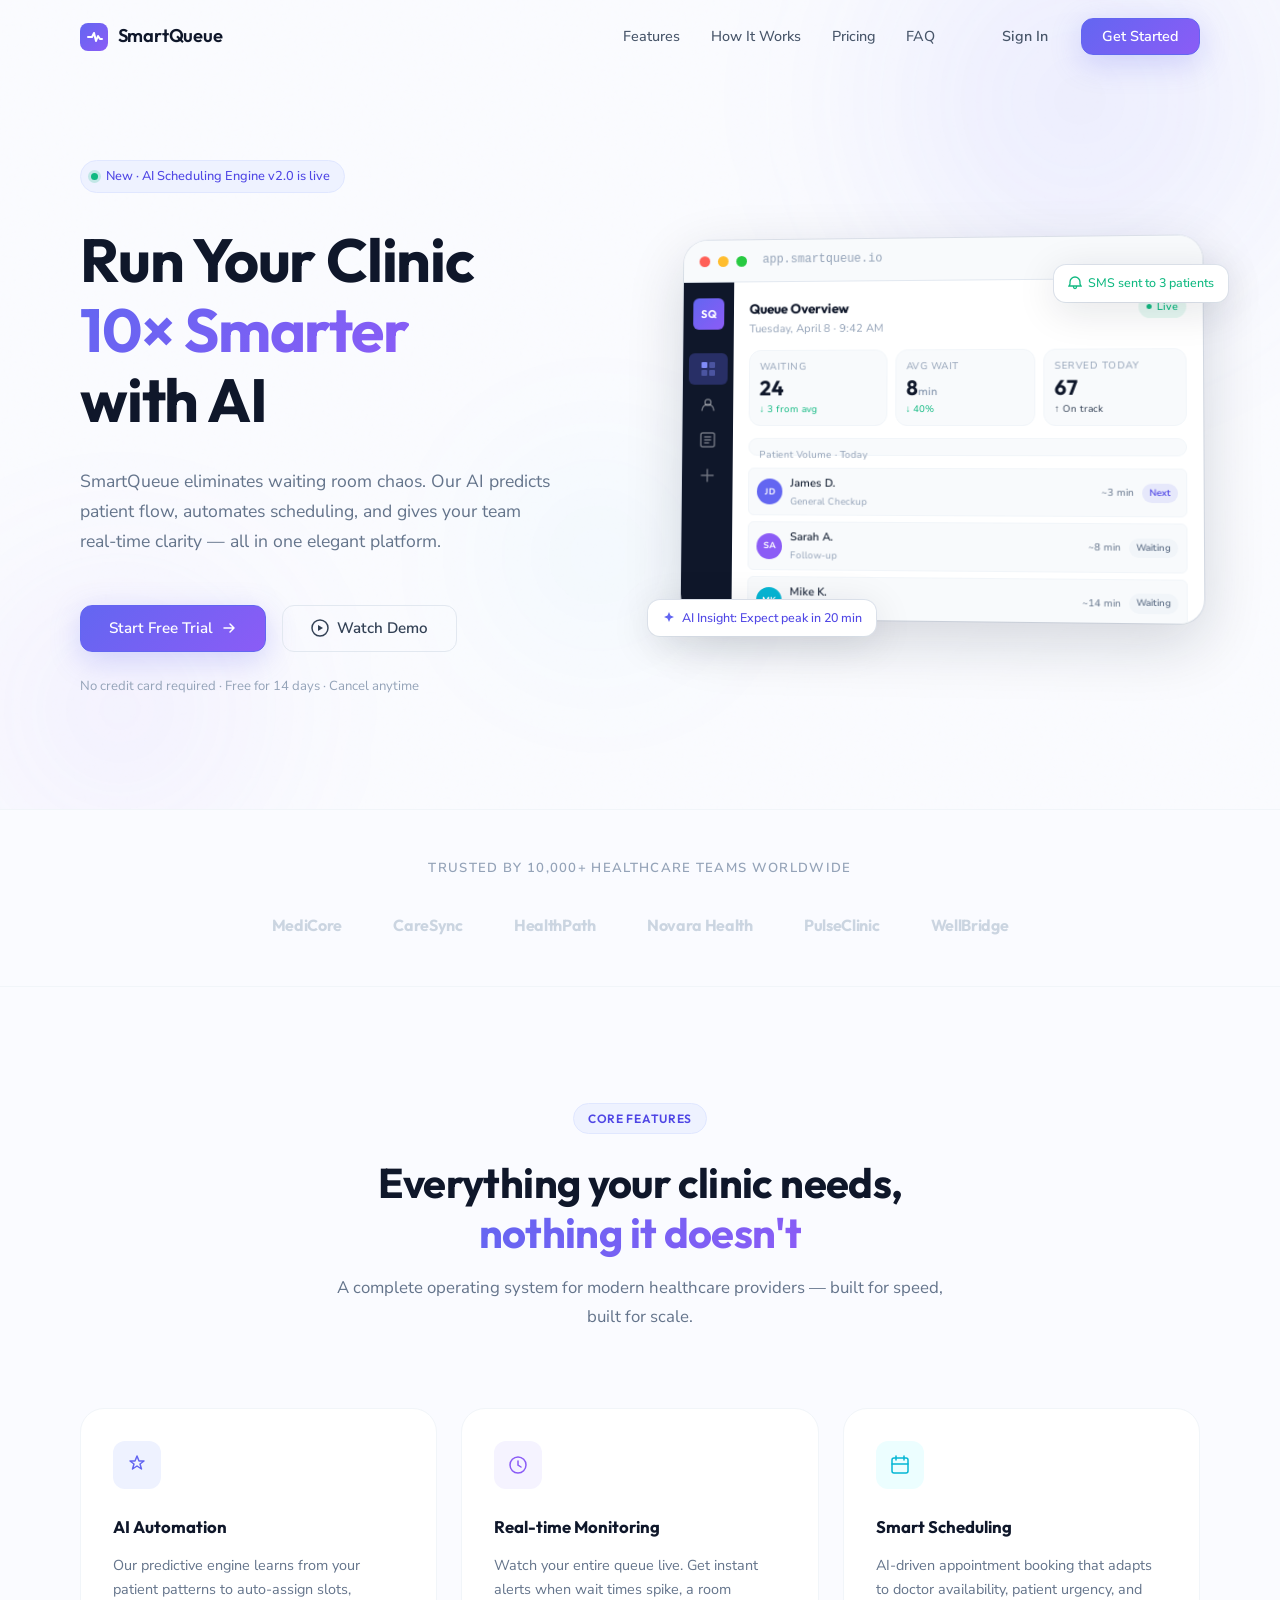
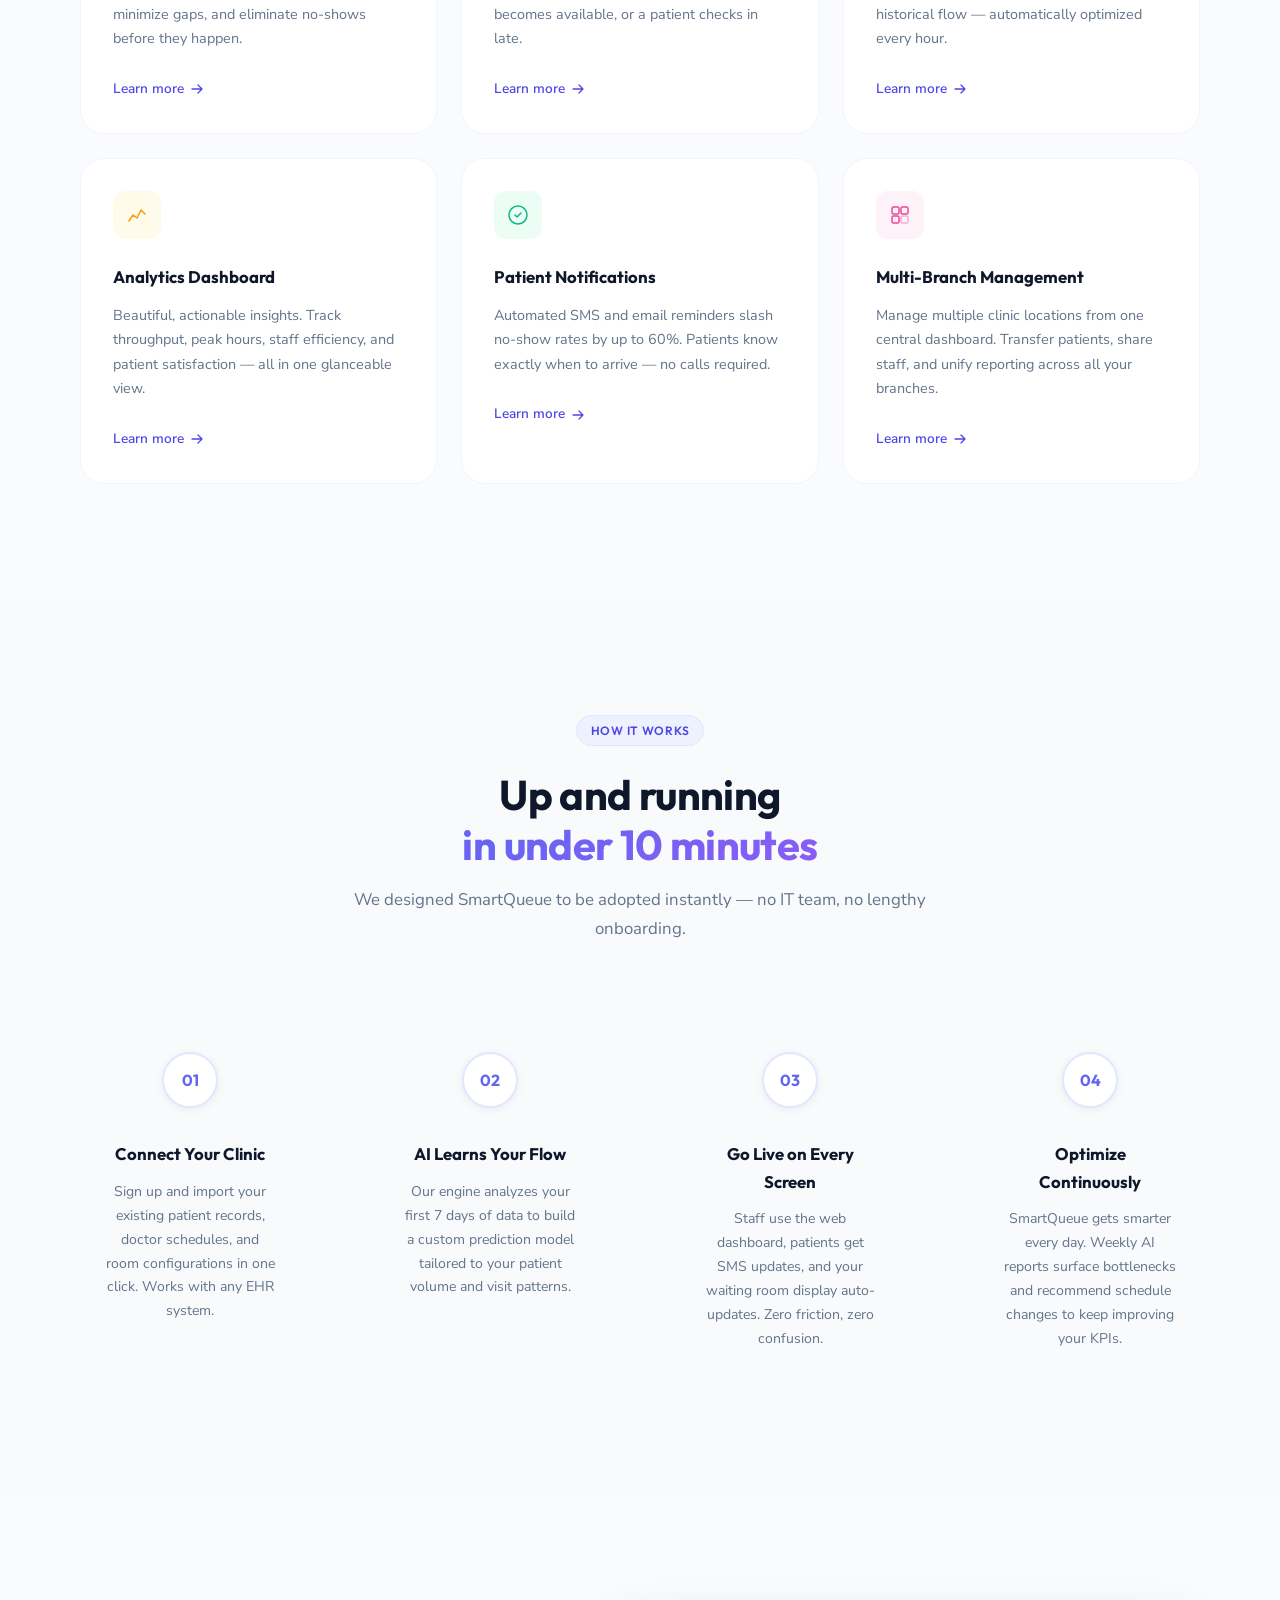
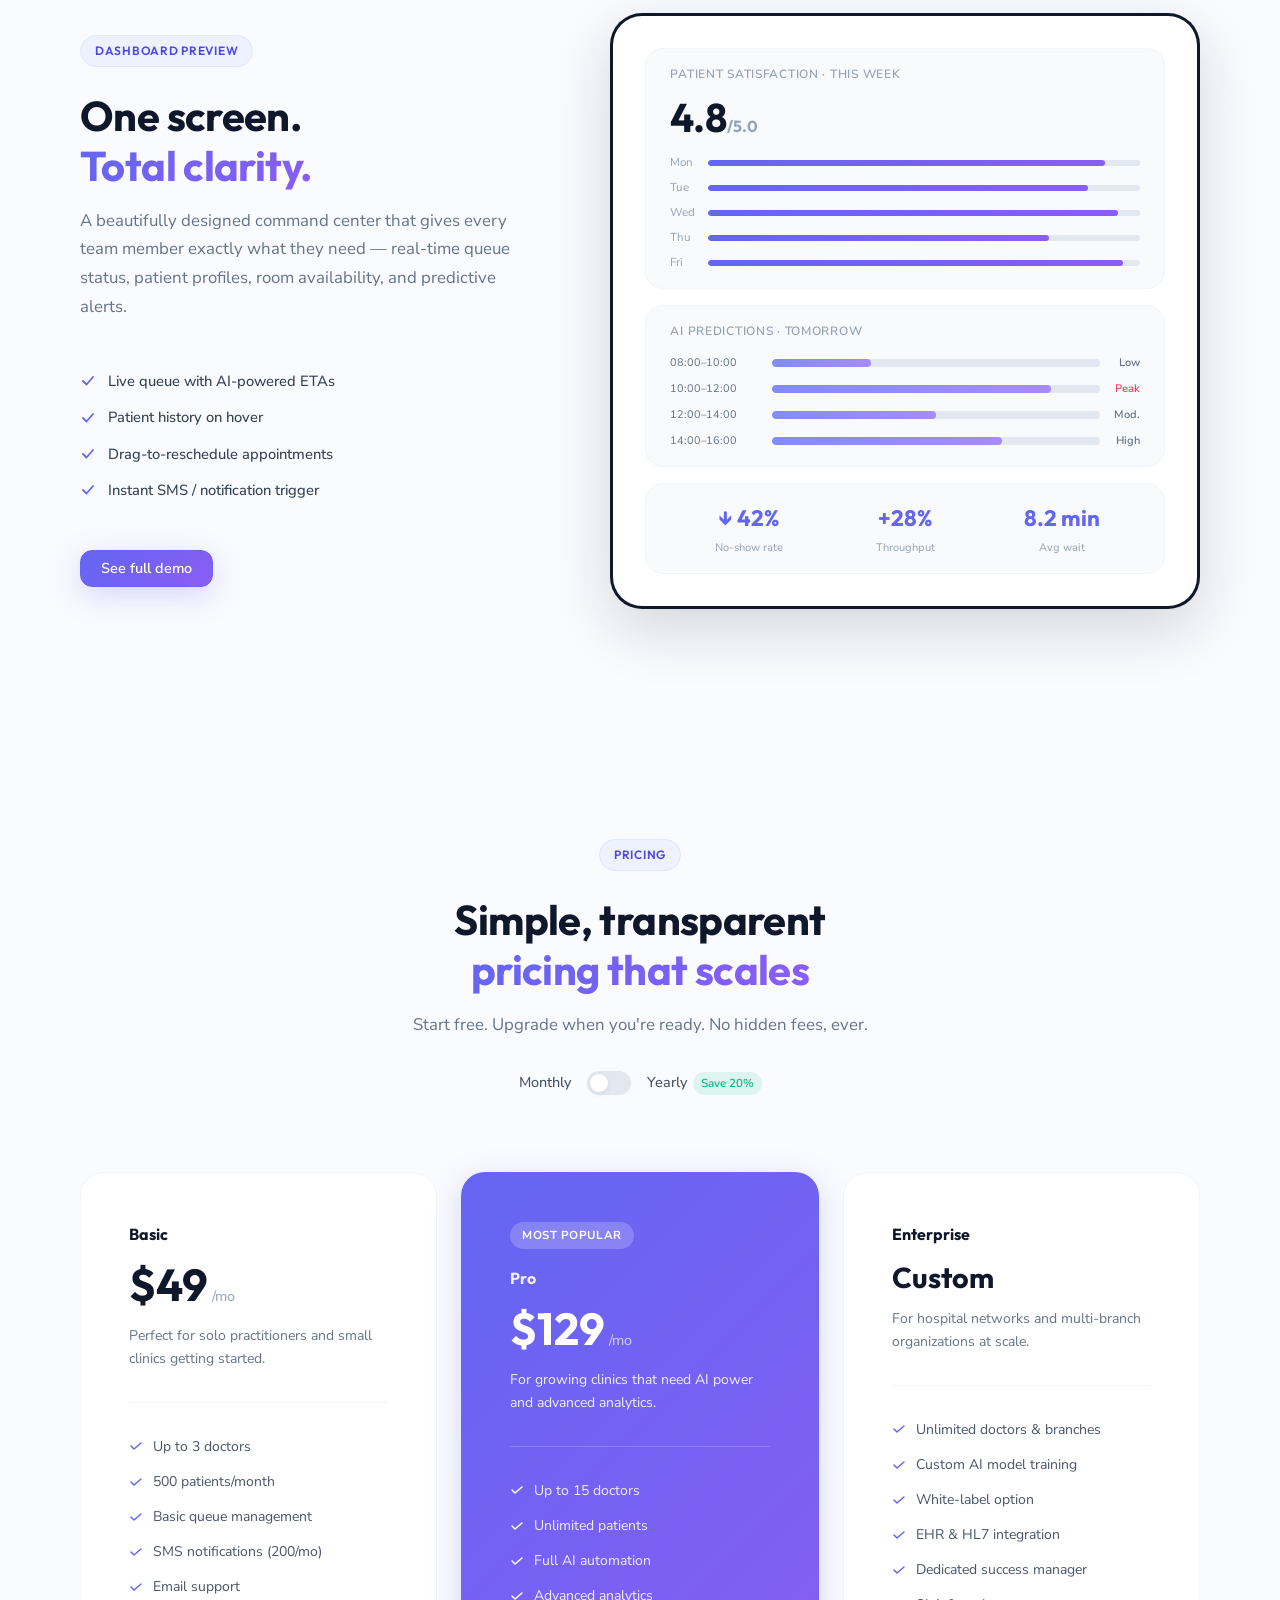
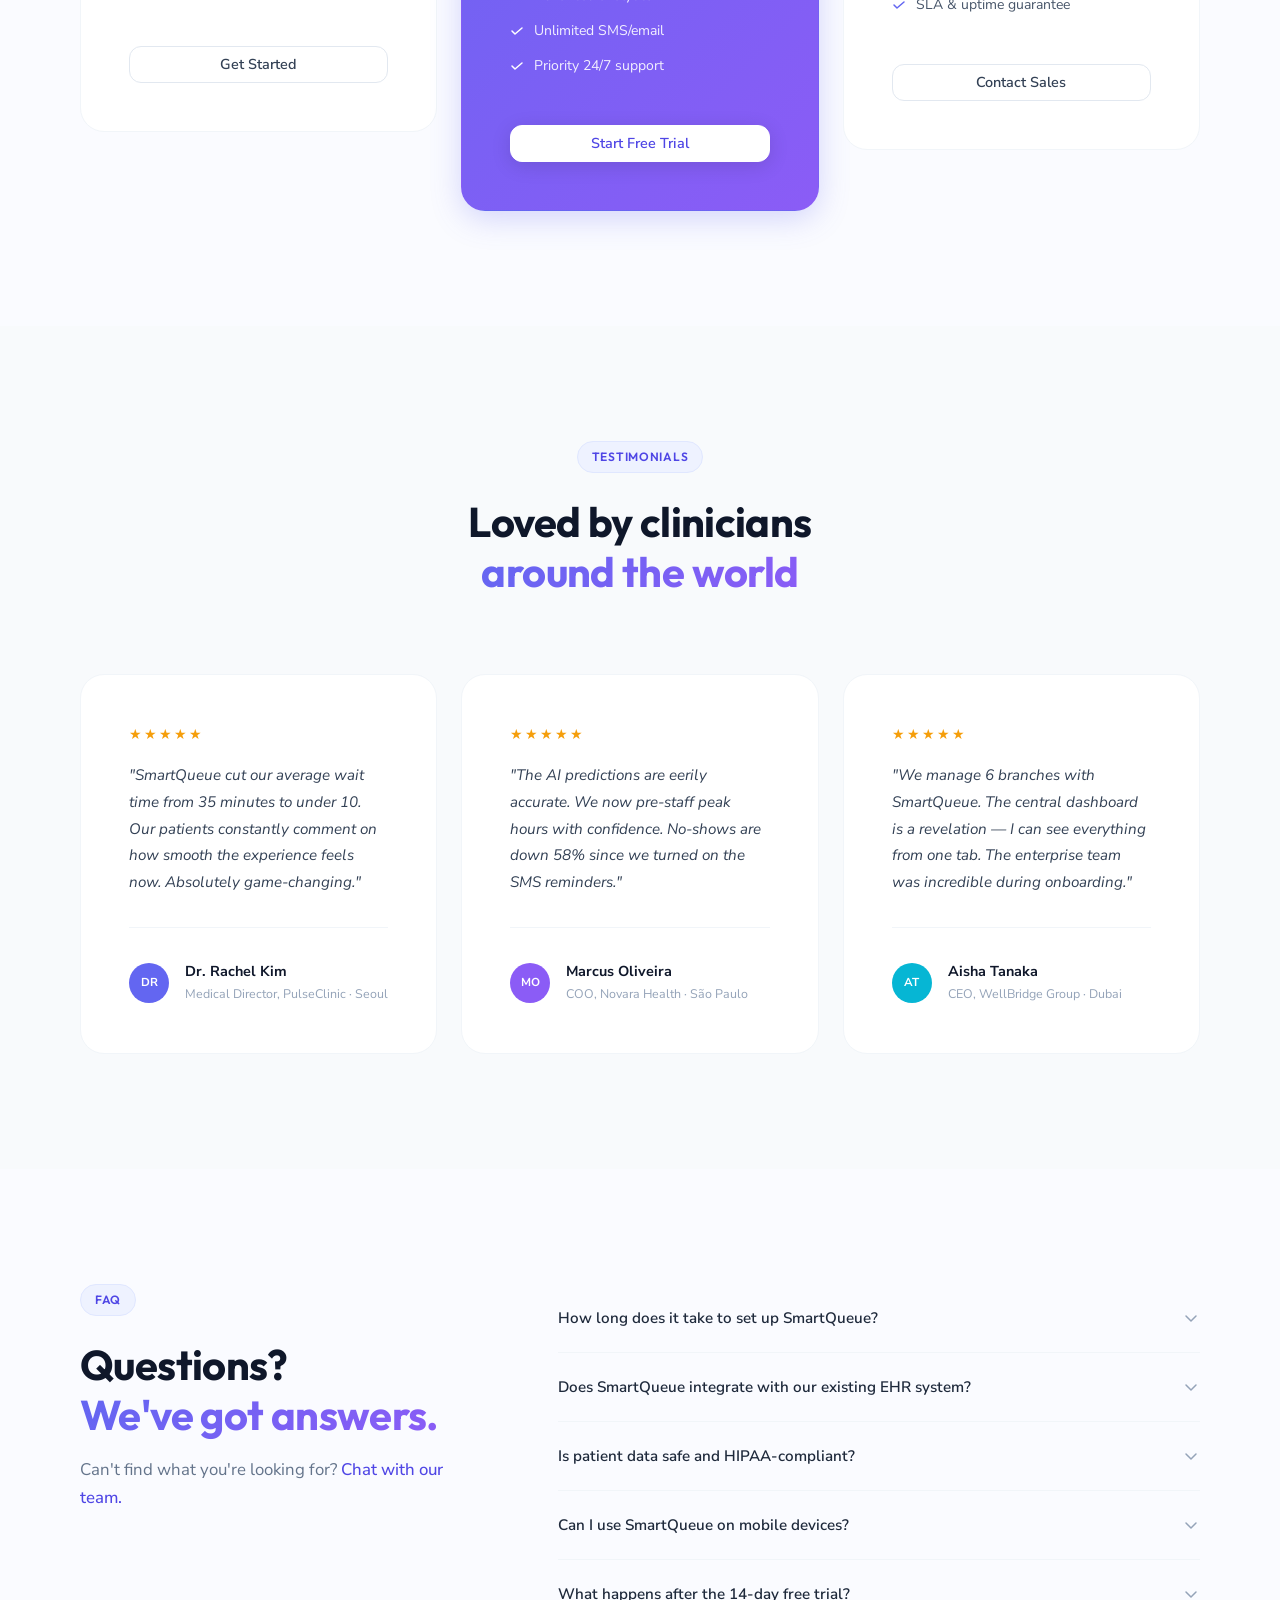
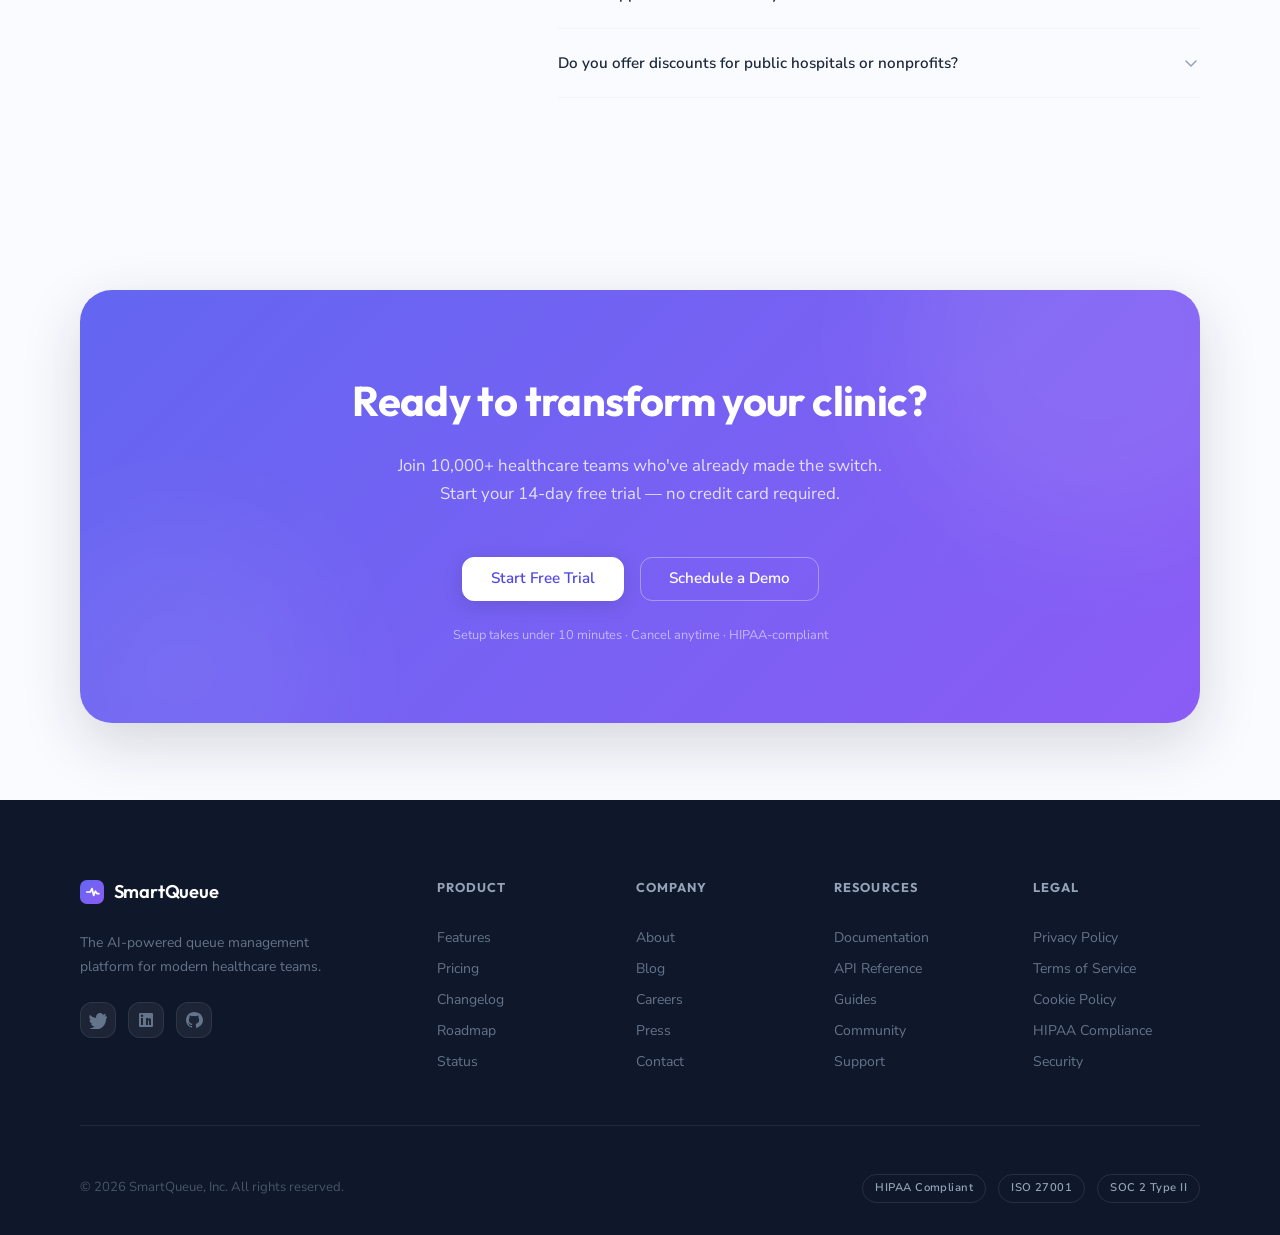
<file: template6/index.html>
<!DOCTYPE html>
<html lang="en">
<head>
  <meta charset="UTF-8" />
  <meta name="viewport" content="width=device-width, initial-scale=1.0" />
  <title>SmartQueue – AI-Powered Queue & Patient Management</title>
  <link rel="preconnect" href="https://fonts.googleapis.com" />
  <link rel="preconnect" href="https://fonts.gstatic.com" crossorigin />
  <link href="https://fonts.googleapis.com/css2?family=Outfit:wght@300;400;500;600;700;800&family=Nunito+Sans:ital,opsz,wght@0,6..12,300;0,6..12,400;0,6..12,500;0,6..12,600;1,6..12,300;1,6..12,400&display=swap" rel="stylesheet" />
  <link rel="stylesheet" href="style.css" />
</head>
<body>

  <!-- ═══════════════════════════════════ NAVBAR ═══════════════════════════════════ -->
  <header class="navbar" id="navbar">
    <div class="container navbar__inner">
      <a href="#" class="navbar__logo">
        <span class="logo-mark">
          <svg width="28" height="28" viewBox="0 0 28 28" fill="none" xmlns="http://www.w3.org/2000/svg">
            <rect width="28" height="28" rx="8" fill="url(#logo-gradient)"/>
            <path d="M8 14h4l2-4 2 8 2-5 2 3h2" stroke="white" stroke-width="2" stroke-linecap="round" stroke-linejoin="round"/>
            <defs>
              <linearGradient id="logo-gradient" x1="0" y1="0" x2="28" y2="28" gradientUnits="userSpaceOnUse">
                <stop stop-color="#6366f1"/>
                <stop offset="1" stop-color="#8b5cf6"/>
              </linearGradient>
            </defs>
          </svg>
        </span>
        <span class="logo-text">SmartQueue</span>
      </a>

      <nav class="navbar__nav" id="nav-menu">
        <a href="#features" class="nav-link">Features</a>
        <a href="#how-it-works" class="nav-link">How It Works</a>
        <a href="#pricing" class="nav-link">Pricing</a>
        <a href="#faq" class="nav-link">FAQ</a>
      </nav>

      <div class="navbar__actions">
        <a href="#" class="btn btn--ghost">Sign In</a>
        <a href="#" class="btn btn--primary">Get Started</a>
      </div>

      <button class="navbar__hamburger" id="hamburger" aria-label="Toggle menu">
        <span></span><span></span><span></span>
      </button>
    </div>
  </header>

  <main>

    <!-- ═══════════════════════════════════ HERO ═══════════════════════════════════ -->
    <section class="hero" id="hero">
      <div class="hero__bg-shapes" aria-hidden="true">
        <div class="shape shape--1"></div>
        <div class="shape shape--2"></div>
        <div class="shape shape--3"></div>
        <div class="noise-overlay"></div>
      </div>

      <div class="container hero__inner">
        <div class="hero__content reveal">
          <div class="hero__badge">
            <span class="badge-dot"></span>
            New · AI Scheduling Engine v2.0 is live
          </div>
          <h1 class="hero__headline">
            Run Your Clinic<br/>
            <span class="text-gradient">10× Smarter</span><br/>
            with AI
          </h1>
          <p class="hero__sub">
            SmartQueue eliminates waiting room chaos. Our AI predicts patient flow, automates scheduling, and gives your team real-time clarity — all in one elegant platform.
          </p>
          <div class="hero__cta-group">
            <a href="#" class="btn btn--primary btn--lg">
              Start Free Trial
              <svg width="16" height="16" viewBox="0 0 16 16" fill="none"><path d="M3 8h10M9 4l4 4-4 4" stroke="currentColor" stroke-width="1.5" stroke-linecap="round" stroke-linejoin="round"/></svg>
            </a>
            <a href="#" class="btn btn--outline btn--lg">
              <svg width="18" height="18" viewBox="0 0 18 18" fill="none"><circle cx="9" cy="9" r="8" stroke="currentColor" stroke-width="1.5"/><path d="M7 6l5 3-5 3V6z" fill="currentColor"/></svg>
              Watch Demo
            </a>
          </div>
          <p class="hero__meta">No credit card required · Free for 14 days · Cancel anytime</p>
        </div>

        <div class="hero__visual reveal reveal--delay-2">
          <div class="dashboard-mockup">
            <div class="mockup-titlebar">
              <span class="dot dot--red"></span>
              <span class="dot dot--yellow"></span>
              <span class="dot dot--green"></span>
              <span class="mockup-url">app.smartqueue.io</span>
            </div>
            <div class="mockup-body">
              <div class="mockup-sidebar">
                <div class="sidebar-logo">SQ</div>
                <div class="sidebar-nav">
                  <div class="sidebar-item active">
                    <svg width="16" height="16" viewBox="0 0 16 16" fill="none"><rect x="1" y="1" width="6" height="6" rx="1" fill="currentColor"/><rect x="9" y="1" width="6" height="6" rx="1" fill="currentColor" opacity=".4"/><rect x="1" y="9" width="6" height="6" rx="1" fill="currentColor" opacity=".4"/><rect x="9" y="9" width="6" height="6" rx="1" fill="currentColor" opacity=".4"/></svg>
                  </div>
                  <div class="sidebar-item">
                    <svg width="16" height="16" viewBox="0 0 16 16" fill="none"><circle cx="8" cy="6" r="3" stroke="currentColor" stroke-width="1.5"/><path d="M2 14c0-3.3 2.7-6 6-6s6 2.7 6 6" stroke="currentColor" stroke-width="1.5" stroke-linecap="round"/></svg>
                  </div>
                  <div class="sidebar-item">
                    <svg width="16" height="16" viewBox="0 0 16 16" fill="none"><rect x="1" y="1" width="14" height="14" rx="2" stroke="currentColor" stroke-width="1.5"/><path d="M5 8h6M5 5h6M5 11h4" stroke="currentColor" stroke-width="1.5" stroke-linecap="round"/></svg>
                  </div>
                  <div class="sidebar-item">
                    <svg width="16" height="16" viewBox="0 0 16 16" fill="none"><path d="M8 2v12M2 8h12" stroke="currentColor" stroke-width="1.5" stroke-linecap="round"/></svg>
                  </div>
                </div>
              </div>
              <div class="mockup-content">
                <div class="mockup-header">
                  <div>
                    <div class="mockup-title">Queue Overview</div>
                    <div class="mockup-subtitle">Tuesday, April 8 · 9:42 AM</div>
                  </div>
                  <div class="mockup-header-badge">Live</div>
                </div>
                <div class="mockup-stats">
                  <div class="stat-card">
                    <div class="stat-label">Waiting</div>
                    <div class="stat-value">24</div>
                    <div class="stat-change positive">↓ 3 from avg</div>
                  </div>
                  <div class="stat-card">
                    <div class="stat-label">Avg Wait</div>
                    <div class="stat-value">8<span>min</span></div>
                    <div class="stat-change positive">↓ 40%</div>
                  </div>
                  <div class="stat-card">
                    <div class="stat-label">Served Today</div>
                    <div class="stat-value">67</div>
                    <div class="stat-change">↑ On track</div>
                  </div>
                </div>
                <div class="mockup-chart">
                  <div class="chart-label">Patient Volume · Today</div>
                  <div class="chart-bars">
                    <div class="bar" style="--h: 40%"></div>
                    <div class="bar" style="--h: 65%"></div>
                    <div class="bar" style="--h: 80%"></div>
                    <div class="bar active" style="--h: 95%"></div>
                    <div class="bar" style="--h: 70%"></div>
                    <div class="bar" style="--h: 55%"></div>
                    <div class="bar" style="--h: 45%"></div>
                    <div class="bar" style="--h: 30%"></div>
                  </div>
                </div>
                <div class="mockup-queue">
                  <div class="queue-item">
                    <div class="queue-avatar" style="--c: #6366f1">JD</div>
                    <div class="queue-info">
                      <div class="queue-name">James D.</div>
                      <div class="queue-type">General Checkup</div>
                    </div>
                    <div class="queue-wait">~3 min</div>
                    <div class="queue-status status--active">Next</div>
                  </div>
                  <div class="queue-item">
                    <div class="queue-avatar" style="--c: #8b5cf6">SA</div>
                    <div class="queue-info">
                      <div class="queue-name">Sarah A.</div>
                      <div class="queue-type">Follow-up</div>
                    </div>
                    <div class="queue-wait">~8 min</div>
                    <div class="queue-status status--waiting">Waiting</div>
                  </div>
                  <div class="queue-item">
                    <div class="queue-avatar" style="--c: #06b6d4">MK</div>
                    <div class="queue-info">
                      <div class="queue-name">Mike K.</div>
                      <div class="queue-type">Consultation</div>
                    </div>
                    <div class="queue-wait">~14 min</div>
                    <div class="queue-status status--waiting">Waiting</div>
                  </div>
                </div>
              </div>
            </div>
          </div>
          <div class="mockup-float mockup-float--ai">
            <svg width="14" height="14" viewBox="0 0 14 14" fill="none"><path d="M7 1l1.5 3.5L12 6l-3.5 1.5L7 11l-1.5-3.5L2 6l3.5-1.5L7 1z" fill="#6366f1"/></svg>
            AI Insight: Expect peak in 20 min
          </div>
          <div class="mockup-float mockup-float--notify">
            <svg width="14" height="14" viewBox="0 0 14 14" fill="none"><path d="M7 1a5 5 0 015 5v2l1 2H1l1-2V6a5 5 0 015-5zM5.5 11a1.5 1.5 0 003 0" stroke="#10b981" stroke-width="1.3" stroke-linecap="round"/></svg>
            SMS sent to 3 patients
          </div>
        </div>
      </div>
    </section>

    <!-- ═══════════════════════════════════ TRUSTED BY ═══════════════════════════════════ -->
    <section class="trusted">
      <div class="container">
        <p class="trusted__label">Trusted by 10,000+ healthcare teams worldwide</p>
        <div class="trusted__logos">
          <div class="trust-logo">MediCore</div>
          <div class="trust-logo">CareSync</div>
          <div class="trust-logo">HealthPath</div>
          <div class="trust-logo">Novara Health</div>
          <div class="trust-logo">PulseClinic</div>
          <div class="trust-logo">WellBridge</div>
        </div>
      </div>
    </section>

    <!-- ═══════════════════════════════════ FEATURES ═══════════════════════════════════ -->
    <section class="features section" id="features">
      <div class="container">
        <div class="section-header reveal">
          <div class="section-tag">Core Features</div>
          <h2 class="section-title">Everything your clinic needs,<br/><span class="text-gradient">nothing it doesn't</span></h2>
          <p class="section-sub">A complete operating system for modern healthcare providers — built for speed, built for scale.</p>
        </div>

        <div class="features__grid">
          <div class="feature-card reveal">
            <div class="feature-icon" style="--icon-color: #6366f1; --icon-bg: #eef2ff">
              <svg width="22" height="22" viewBox="0 0 22 22" fill="none"><path d="M11 2l2 5h5l-4 3 1.5 5L11 12l-4.5 3L8 10 4 7h5L11 2z" stroke="#6366f1" stroke-width="1.5" stroke-linejoin="round"/></svg>
            </div>
            <h3 class="feature-title">AI Automation</h3>
            <p class="feature-desc">Our predictive engine learns from your patient patterns to auto-assign slots, minimize gaps, and eliminate no-shows before they happen.</p>
            <div class="feature-link">Learn more <svg width="14" height="14" viewBox="0 0 14 14" fill="none"><path d="M2 7h10M8 3l4 4-4 4" stroke="currentColor" stroke-width="1.3" stroke-linecap="round" stroke-linejoin="round"/></svg></div>
          </div>

          <div class="feature-card reveal reveal--delay-1">
            <div class="feature-icon" style="--icon-color: #8b5cf6; --icon-bg: #f5f3ff">
              <svg width="22" height="22" viewBox="0 0 22 22" fill="none"><circle cx="11" cy="11" r="8" stroke="#8b5cf6" stroke-width="1.5"/><path d="M11 7v4l3 2" stroke="#8b5cf6" stroke-width="1.5" stroke-linecap="round"/></svg>
            </div>
            <h3 class="feature-title">Real-time Monitoring</h3>
            <p class="feature-desc">Watch your entire queue live. Get instant alerts when wait times spike, a room becomes available, or a patient checks in late.</p>
            <div class="feature-link">Learn more <svg width="14" height="14" viewBox="0 0 14 14" fill="none"><path d="M2 7h10M8 3l4 4-4 4" stroke="currentColor" stroke-width="1.3" stroke-linecap="round" stroke-linejoin="round"/></svg></div>
          </div>

          <div class="feature-card reveal reveal--delay-2">
            <div class="feature-icon" style="--icon-color: #06b6d4; --icon-bg: #ecfeff">
              <svg width="22" height="22" viewBox="0 0 22 22" fill="none"><rect x="3" y="4" width="16" height="15" rx="2" stroke="#06b6d4" stroke-width="1.5"/><path d="M15 2v4M7 2v4M3 10h16" stroke="#06b6d4" stroke-width="1.5" stroke-linecap="round"/></svg>
            </div>
            <h3 class="feature-title">Smart Scheduling</h3>
            <p class="feature-desc">AI-driven appointment booking that adapts to doctor availability, patient urgency, and historical flow — automatically optimized every hour.</p>
            <div class="feature-link">Learn more <svg width="14" height="14" viewBox="0 0 14 14" fill="none"><path d="M2 7h10M8 3l4 4-4 4" stroke="currentColor" stroke-width="1.3" stroke-linecap="round" stroke-linejoin="round"/></svg></div>
          </div>

          <div class="feature-card reveal">
            <div class="feature-icon" style="--icon-color: #f59e0b; --icon-bg: #fffbeb">
              <svg width="22" height="22" viewBox="0 0 22 22" fill="none"><path d="M3 17l4-6 4 3 4-8 4 4" stroke="#f59e0b" stroke-width="1.5" stroke-linecap="round" stroke-linejoin="round"/></svg>
            </div>
            <h3 class="feature-title">Analytics Dashboard</h3>
            <p class="feature-desc">Beautiful, actionable insights. Track throughput, peak hours, staff efficiency, and patient satisfaction — all in one glanceable view.</p>
            <div class="feature-link">Learn more <svg width="14" height="14" viewBox="0 0 14 14" fill="none"><path d="M2 7h10M8 3l4 4-4 4" stroke="currentColor" stroke-width="1.3" stroke-linecap="round" stroke-linejoin="round"/></svg></div>
          </div>

          <div class="feature-card reveal reveal--delay-1">
            <div class="feature-icon" style="--icon-color: #10b981; --icon-bg: #ecfdf5">
              <svg width="22" height="22" viewBox="0 0 22 22" fill="none"><path d="M11 2a9 9 0 100 18A9 9 0 0011 2zM8 11l2 2 4-4" stroke="#10b981" stroke-width="1.5" stroke-linecap="round" stroke-linejoin="round"/></svg>
            </div>
            <h3 class="feature-title">Patient Notifications</h3>
            <p class="feature-desc">Automated SMS and email reminders slash no-show rates by up to 60%. Patients know exactly when to arrive — no calls required.</p>
            <div class="feature-link">Learn more <svg width="14" height="14" viewBox="0 0 14 14" fill="none"><path d="M2 7h10M8 3l4 4-4 4" stroke="currentColor" stroke-width="1.3" stroke-linecap="round" stroke-linejoin="round"/></svg></div>
          </div>

          <div class="feature-card reveal reveal--delay-2">
            <div class="feature-icon" style="--icon-color: #ec4899; --icon-bg: #fdf2f8">
              <svg width="22" height="22" viewBox="0 0 22 22" fill="none"><rect x="3" y="3" width="7" height="7" rx="1.5" stroke="#ec4899" stroke-width="1.5"/><rect x="12" y="3" width="7" height="7" rx="1.5" stroke="#ec4899" stroke-width="1.5"/><rect x="3" y="12" width="7" height="7" rx="1.5" stroke="#ec4899" stroke-width="1.5"/><rect x="12" y="12" width="7" height="7" rx="1.5" stroke="#ec4899" stroke-width="1.5" opacity=".4"/></svg>
            </div>
            <h3 class="feature-title">Multi-Branch Management</h3>
            <p class="feature-desc">Manage multiple clinic locations from one central dashboard. Transfer patients, share staff, and unify reporting across all your branches.</p>
            <div class="feature-link">Learn more <svg width="14" height="14" viewBox="0 0 14 14" fill="none"><path d="M2 7h10M8 3l4 4-4 4" stroke="currentColor" stroke-width="1.3" stroke-linecap="round" stroke-linejoin="round"/></svg></div>
          </div>
        </div>
      </div>
    </section>

    <!-- ═══════════════════════════════════ HOW IT WORKS ═══════════════════════════════════ -->
    <section class="how-it-works section" id="how-it-works">
      <div class="container">
        <div class="section-header reveal">
          <div class="section-tag">How It Works</div>
          <h2 class="section-title">Up and running<br/><span class="text-gradient">in under 10 minutes</span></h2>
          <p class="section-sub">We designed SmartQueue to be adopted instantly — no IT team, no lengthy onboarding.</p>
        </div>

        <div class="steps">
          <div class="step reveal">
            <div class="step-number">01</div>
            <div class="step-content">
              <h3 class="step-title">Connect Your Clinic</h3>
              <p class="step-desc">Sign up and import your existing patient records, doctor schedules, and room configurations in one click. Works with any EHR system.</p>
            </div>
          </div>
          <div class="step-connector" aria-hidden="true"></div>
          <div class="step reveal reveal--delay-1">
            <div class="step-number">02</div>
            <div class="step-content">
              <h3 class="step-title">AI Learns Your Flow</h3>
              <p class="step-desc">Our engine analyzes your first 7 days of data to build a custom prediction model tailored to your patient volume and visit patterns.</p>
            </div>
          </div>
          <div class="step-connector" aria-hidden="true"></div>
          <div class="step reveal reveal--delay-2">
            <div class="step-number">03</div>
            <div class="step-content">
              <h3 class="step-title">Go Live on Every Screen</h3>
              <p class="step-desc">Staff use the web dashboard, patients get SMS updates, and your waiting room display auto-updates. Zero friction, zero confusion.</p>
            </div>
          </div>
          <div class="step-connector" aria-hidden="true"></div>
          <div class="step reveal reveal--delay-3">
            <div class="step-number">04</div>
            <div class="step-content">
              <h3 class="step-title">Optimize Continuously</h3>
              <p class="step-desc">SmartQueue gets smarter every day. Weekly AI reports surface bottlenecks and recommend schedule changes to keep improving your KPIs.</p>
            </div>
          </div>
        </div>
      </div>
    </section>

    <!-- ═══════════════════════════════════ DASHBOARD PREVIEW ═══════════════════════════════════ -->
    <section class="preview section">
      <div class="container">
        <div class="preview__inner reveal">
          <div class="preview__text">
            <div class="section-tag">Dashboard Preview</div>
            <h2 class="section-title">One screen.<br/><span class="text-gradient">Total clarity.</span></h2>
            <p class="section-sub">A beautifully designed command center that gives every team member exactly what they need — real-time queue status, patient profiles, room availability, and predictive alerts.</p>
            <ul class="preview__features">
              <li>
                <svg width="16" height="16" viewBox="0 0 16 16" fill="none"><path d="M3 8l3.5 3.5L13 4" stroke="#6366f1" stroke-width="1.8" stroke-linecap="round" stroke-linejoin="round"/></svg>
                Live queue with AI-powered ETAs
              </li>
              <li>
                <svg width="16" height="16" viewBox="0 0 16 16" fill="none"><path d="M3 8l3.5 3.5L13 4" stroke="#6366f1" stroke-width="1.8" stroke-linecap="round" stroke-linejoin="round"/></svg>
                Patient history on hover
              </li>
              <li>
                <svg width="16" height="16" viewBox="0 0 16 16" fill="none"><path d="M3 8l3.5 3.5L13 4" stroke="#6366f1" stroke-width="1.8" stroke-linecap="round" stroke-linejoin="round"/></svg>
                Drag-to-reschedule appointments
              </li>
              <li>
                <svg width="16" height="16" viewBox="0 0 16 16" fill="none"><path d="M3 8l3.5 3.5L13 4" stroke="#6366f1" stroke-width="1.8" stroke-linecap="round" stroke-linejoin="round"/></svg>
                Instant SMS / notification trigger
              </li>
            </ul>
            <a href="#" class="btn btn--primary">See full demo</a>
          </div>
          <div class="preview__screen">
            <div class="screen-frame">
              <div class="screen-inner">
                <div class="analytics-widget">
                  <div class="widget-header">Patient Satisfaction · This Week</div>
                  <div class="widget-score">4.8<span>/5.0</span></div>
                  <div class="widget-bars">
                    <div class="wbar" style="--fill: 92%">
                      <span class="wbar-label">Mon</span>
                      <div class="wbar-track"><div class="wbar-fill"></div></div>
                    </div>
                    <div class="wbar" style="--fill: 88%">
                      <span class="wbar-label">Tue</span>
                      <div class="wbar-track"><div class="wbar-fill"></div></div>
                    </div>
                    <div class="wbar" style="--fill: 95%">
                      <span class="wbar-label">Wed</span>
                      <div class="wbar-track"><div class="wbar-fill"></div></div>
                    </div>
                    <div class="wbar" style="--fill: 79%">
                      <span class="wbar-label">Thu</span>
                      <div class="wbar-track"><div class="wbar-fill"></div></div>
                    </div>
                    <div class="wbar" style="--fill: 96%">
                      <span class="wbar-label">Fri</span>
                      <div class="wbar-track"><div class="wbar-fill"></div></div>
                    </div>
                  </div>
                </div>
                <div class="analytics-widget">
                  <div class="widget-header">AI Predictions · Tomorrow</div>
                  <div class="predict-list">
                    <div class="predict-item">
                      <div class="predict-time">08:00–10:00</div>
                      <div class="predict-bar"><div class="predict-fill" style="width:30%"></div></div>
                      <div class="predict-val">Low</div>
                    </div>
                    <div class="predict-item">
                      <div class="predict-time">10:00–12:00</div>
                      <div class="predict-bar"><div class="predict-fill" style="width:85%"></div></div>
                      <div class="predict-val peak">Peak</div>
                    </div>
                    <div class="predict-item">
                      <div class="predict-time">12:00–14:00</div>
                      <div class="predict-bar"><div class="predict-fill" style="width:50%"></div></div>
                      <div class="predict-val">Mod.</div>
                    </div>
                    <div class="predict-item">
                      <div class="predict-time">14:00–16:00</div>
                      <div class="predict-bar"><div class="predict-fill" style="width:70%"></div></div>
                      <div class="predict-val">High</div>
                    </div>
                  </div>
                </div>
                <div class="analytics-widget widget--metric-row">
                  <div class="metric">
                    <div class="metric-val">↓ 42%</div>
                    <div class="metric-label">No-show rate</div>
                  </div>
                  <div class="metric">
                    <div class="metric-val">+28%</div>
                    <div class="metric-label">Throughput</div>
                  </div>
                  <div class="metric">
                    <div class="metric-val">8.2 min</div>
                    <div class="metric-label">Avg wait</div>
                  </div>
                </div>
              </div>
            </div>
          </div>
        </div>
      </div>
    </section>

    <!-- ═══════════════════════════════════ PRICING ═══════════════════════════════════ -->
    <section class="pricing section" id="pricing">
      <div class="container">
        <div class="section-header reveal">
          <div class="section-tag">Pricing</div>
          <h2 class="section-title">Simple, transparent<br/><span class="text-gradient">pricing that scales</span></h2>
          <p class="section-sub">Start free. Upgrade when you're ready. No hidden fees, ever.</p>
          <div class="pricing-toggle">
            <span class="toggle-label" id="toggle-monthly">Monthly</span>
            <button class="toggle-switch" id="pricing-toggle" aria-label="Toggle billing period" role="switch" aria-checked="false">
              <span class="toggle-knob"></span>
            </button>
            <span class="toggle-label" id="toggle-yearly">Yearly <span class="toggle-save">Save 20%</span></span>
          </div>
        </div>

        <div class="pricing__grid">
          <div class="pricing-card reveal">
            <div class="plan-name">Basic</div>
            <div class="plan-price">
              <span class="price-amount" data-monthly="49" data-yearly="39">$49</span>
              <span class="price-period">/mo</span>
            </div>
            <p class="plan-desc">Perfect for solo practitioners and small clinics getting started.</p>
            <ul class="plan-features">
              <li><svg width="14" height="14" viewBox="0 0 14 14" fill="none"><path d="M2 7l3 3 7-6" stroke="#6366f1" stroke-width="1.5" stroke-linecap="round" stroke-linejoin="round"/></svg> Up to 3 doctors</li>
              <li><svg width="14" height="14" viewBox="0 0 14 14" fill="none"><path d="M2 7l3 3 7-6" stroke="#6366f1" stroke-width="1.5" stroke-linecap="round" stroke-linejoin="round"/></svg> 500 patients/month</li>
              <li><svg width="14" height="14" viewBox="0 0 14 14" fill="none"><path d="M2 7l3 3 7-6" stroke="#6366f1" stroke-width="1.5" stroke-linecap="round" stroke-linejoin="round"/></svg> Basic queue management</li>
              <li><svg width="14" height="14" viewBox="0 0 14 14" fill="none"><path d="M2 7l3 3 7-6" stroke="#6366f1" stroke-width="1.5" stroke-linecap="round" stroke-linejoin="round"/></svg> SMS notifications (200/mo)</li>
              <li><svg width="14" height="14" viewBox="0 0 14 14" fill="none"><path d="M2 7l3 3 7-6" stroke="#6366f1" stroke-width="1.5" stroke-linecap="round" stroke-linejoin="round"/></svg> Email support</li>
            </ul>
            <a href="#" class="btn btn--outline btn--full">Get Started</a>
          </div>

          <div class="pricing-card pricing-card--featured reveal reveal--delay-1">
            <div class="plan-badge">Most Popular</div>
            <div class="plan-name">Pro</div>
            <div class="plan-price">
              <span class="price-amount" data-monthly="129" data-yearly="99">$129</span>
              <span class="price-period">/mo</span>
            </div>
            <p class="plan-desc">For growing clinics that need AI power and advanced analytics.</p>
            <ul class="plan-features">
              <li><svg width="14" height="14" viewBox="0 0 14 14" fill="none"><path d="M2 7l3 3 7-6" stroke="white" stroke-width="1.5" stroke-linecap="round" stroke-linejoin="round"/></svg> Up to 15 doctors</li>
              <li><svg width="14" height="14" viewBox="0 0 14 14" fill="none"><path d="M2 7l3 3 7-6" stroke="white" stroke-width="1.5" stroke-linecap="round" stroke-linejoin="round"/></svg> Unlimited patients</li>
              <li><svg width="14" height="14" viewBox="0 0 14 14" fill="none"><path d="M2 7l3 3 7-6" stroke="white" stroke-width="1.5" stroke-linecap="round" stroke-linejoin="round"/></svg> Full AI automation</li>
              <li><svg width="14" height="14" viewBox="0 0 14 14" fill="none"><path d="M2 7l3 3 7-6" stroke="white" stroke-width="1.5" stroke-linecap="round" stroke-linejoin="round"/></svg> Advanced analytics</li>
              <li><svg width="14" height="14" viewBox="0 0 14 14" fill="none"><path d="M2 7l3 3 7-6" stroke="white" stroke-width="1.5" stroke-linecap="round" stroke-linejoin="round"/></svg> Unlimited SMS/email</li>
              <li><svg width="14" height="14" viewBox="0 0 14 14" fill="none"><path d="M2 7l3 3 7-6" stroke="white" stroke-width="1.5" stroke-linecap="round" stroke-linejoin="round"/></svg> Priority 24/7 support</li>
            </ul>
            <a href="#" class="btn btn--white btn--full">Start Free Trial</a>
          </div>

          <div class="pricing-card reveal reveal--delay-2">
            <div class="plan-name">Enterprise</div>
            <div class="plan-price">
              <span class="price-amount price-amount--custom">Custom</span>
            </div>
            <p class="plan-desc">For hospital networks and multi-branch organizations at scale.</p>
            <ul class="plan-features">
              <li><svg width="14" height="14" viewBox="0 0 14 14" fill="none"><path d="M2 7l3 3 7-6" stroke="#6366f1" stroke-width="1.5" stroke-linecap="round" stroke-linejoin="round"/></svg> Unlimited doctors & branches</li>
              <li><svg width="14" height="14" viewBox="0 0 14 14" fill="none"><path d="M2 7l3 3 7-6" stroke="#6366f1" stroke-width="1.5" stroke-linecap="round" stroke-linejoin="round"/></svg> Custom AI model training</li>
              <li><svg width="14" height="14" viewBox="0 0 14 14" fill="none"><path d="M2 7l3 3 7-6" stroke="#6366f1" stroke-width="1.5" stroke-linecap="round" stroke-linejoin="round"/></svg> White-label option</li>
              <li><svg width="14" height="14" viewBox="0 0 14 14" fill="none"><path d="M2 7l3 3 7-6" stroke="#6366f1" stroke-width="1.5" stroke-linecap="round" stroke-linejoin="round"/></svg> EHR & HL7 integration</li>
              <li><svg width="14" height="14" viewBox="0 0 14 14" fill="none"><path d="M2 7l3 3 7-6" stroke="#6366f1" stroke-width="1.5" stroke-linecap="round" stroke-linejoin="round"/></svg> Dedicated success manager</li>
              <li><svg width="14" height="14" viewBox="0 0 14 14" fill="none"><path d="M2 7l3 3 7-6" stroke="#6366f1" stroke-width="1.5" stroke-linecap="round" stroke-linejoin="round"/></svg> SLA & uptime guarantee</li>
            </ul>
            <a href="#" class="btn btn--outline btn--full">Contact Sales</a>
          </div>
        </div>
      </div>
    </section>

    <!-- ═══════════════════════════════════ TESTIMONIALS ═══════════════════════════════════ -->
    <section class="testimonials section">
      <div class="container">
        <div class="section-header reveal">
          <div class="section-tag">Testimonials</div>
          <h2 class="section-title">Loved by clinicians<br/><span class="text-gradient">around the world</span></h2>
        </div>

        <div class="testimonials__grid">
          <div class="testimonial-card reveal">
            <div class="stars">★★★★★</div>
            <p class="testimonial-quote">"SmartQueue cut our average wait time from 35 minutes to under 10. Our patients constantly comment on how smooth the experience feels now. Absolutely game-changing."</p>
            <div class="testimonial-author">
              <div class="author-avatar" style="--c: #6366f1">DR</div>
              <div>
                <div class="author-name">Dr. Rachel Kim</div>
                <div class="author-role">Medical Director, PulseClinic · Seoul</div>
              </div>
            </div>
          </div>

          <div class="testimonial-card reveal reveal--delay-1">
            <div class="stars">★★★★★</div>
            <p class="testimonial-quote">"The AI predictions are eerily accurate. We now pre-staff peak hours with confidence. No-shows are down 58% since we turned on the SMS reminders."</p>
            <div class="testimonial-author">
              <div class="author-avatar" style="--c: #8b5cf6">MO</div>
              <div>
                <div class="author-name">Marcus Oliveira</div>
                <div class="author-role">COO, Novara Health · São Paulo</div>
              </div>
            </div>
          </div>

          <div class="testimonial-card reveal reveal--delay-2">
            <div class="stars">★★★★★</div>
            <p class="testimonial-quote">"We manage 6 branches with SmartQueue. The central dashboard is a revelation — I can see everything from one tab. The enterprise team was incredible during onboarding."</p>
            <div class="testimonial-author">
              <div class="author-avatar" style="--c: #06b6d4">AT</div>
              <div>
                <div class="author-name">Aisha Tanaka</div>
                <div class="author-role">CEO, WellBridge Group · Dubai</div>
              </div>
            </div>
          </div>
        </div>
      </div>
    </section>

    <!-- ═══════════════════════════════════ FAQ ═══════════════════════════════════ -->
    <section class="faq section" id="faq">
      <div class="container">
        <div class="faq__inner">
          <div class="section-header faq__header reveal">
            <div class="section-tag">FAQ</div>
            <h2 class="section-title">Questions?<br/><span class="text-gradient">We've got answers.</span></h2>
            <p class="section-sub">Can't find what you're looking for? <a href="#" class="text-link">Chat with our team.</a></p>
          </div>

          <div class="faq__list reveal">
            <div class="faq-item">
              <button class="faq-question" aria-expanded="false">
                How long does it take to set up SmartQueue?
                <svg class="faq-icon" width="18" height="18" viewBox="0 0 18 18" fill="none"><path d="M4 7l5 5 5-5" stroke="currentColor" stroke-width="1.5" stroke-linecap="round" stroke-linejoin="round"/></svg>
              </button>
              <div class="faq-answer">
                <p>Most clinics are fully operational within a single afternoon. Our onboarding wizard guides you through connecting your patient records, setting up doctor schedules, and configuring the waiting room display. If you need help, our support team is available via live chat the entire time.</p>
              </div>
            </div>

            <div class="faq-item">
              <button class="faq-question" aria-expanded="false">
                Does SmartQueue integrate with our existing EHR system?
                <svg class="faq-icon" width="18" height="18" viewBox="0 0 18 18" fill="none"><path d="M4 7l5 5 5-5" stroke="currentColor" stroke-width="1.5" stroke-linecap="round" stroke-linejoin="round"/></svg>
              </button>
              <div class="faq-answer">
                <p>Yes. SmartQueue supports HL7 FHIR and connects natively with Epic, Cerner, DrChrono, and 40+ other EHR platforms. For Enterprise customers, we offer custom API integrations and dedicated technical support for any proprietary system.</p>
              </div>
            </div>

            <div class="faq-item">
              <button class="faq-question" aria-expanded="false">
                Is patient data safe and HIPAA-compliant?
                <svg class="faq-icon" width="18" height="18" viewBox="0 0 18 18" fill="none"><path d="M4 7l5 5 5-5" stroke="currentColor" stroke-width="1.5" stroke-linecap="round" stroke-linejoin="round"/></svg>
              </button>
              <div class="faq-answer">
                <p>Absolutely. SmartQueue is fully HIPAA-compliant and ISO 27001 certified. All data is encrypted at rest (AES-256) and in transit (TLS 1.3). We never sell or share patient data, and you retain full data ownership. We also offer Business Associate Agreements (BAA) for all plan tiers.</p>
              </div>
            </div>

            <div class="faq-item">
              <button class="faq-question" aria-expanded="false">
                Can I use SmartQueue on mobile devices?
                <svg class="faq-icon" width="18" height="18" viewBox="0 0 18 18" fill="none"><path d="M4 7l5 5 5-5" stroke="currentColor" stroke-width="1.5" stroke-linecap="round" stroke-linejoin="round"/></svg>
              </button>
              <div class="faq-answer">
                <p>Yes. SmartQueue is a fully responsive web app that works beautifully on tablets and smartphones. Native iOS and Android apps are available for Pro and Enterprise plans, with offline mode support so you can manage queues even with spotty connectivity.</p>
              </div>
            </div>

            <div class="faq-item">
              <button class="faq-question" aria-expanded="false">
                What happens after the 14-day free trial?
                <svg class="faq-icon" width="18" height="18" viewBox="0 0 18 18" fill="none"><path d="M4 7l5 5 5-5" stroke="currentColor" stroke-width="1.5" stroke-linecap="round" stroke-linejoin="round"/></svg>
              </button>
              <div class="faq-answer">
                <p>When your trial ends, you'll be prompted to choose a paid plan. Your data is never deleted — it's there waiting for you. If you choose not to upgrade, we'll export all your data in standard formats so you can take it anywhere. No pressure, no dark patterns.</p>
              </div>
            </div>

            <div class="faq-item">
              <button class="faq-question" aria-expanded="false">
                Do you offer discounts for public hospitals or nonprofits?
                <svg class="faq-icon" width="18" height="18" viewBox="0 0 18 18" fill="none"><path d="M4 7l5 5 5-5" stroke="currentColor" stroke-width="1.5" stroke-linecap="round" stroke-linejoin="round"/></svg>
              </button>
              <div class="faq-answer">
                <p>Yes. We offer 40% off for verified public health institutions and registered nonprofits. We also have a free tier for community health clinics in underserved regions. Contact our team with your organization details to get started.</p>
              </div>
            </div>
          </div>
        </div>
      </div>
    </section>

    <!-- ═══════════════════════════════════ CTA ═══════════════════════════════════ -->
    <section class="cta-section">
      <div class="container">
        <div class="cta-card reveal">
          <div class="cta-bg-shapes" aria-hidden="true">
            <div class="cta-shape cta-shape--1"></div>
            <div class="cta-shape cta-shape--2"></div>
          </div>
          <div class="cta-content">
            <h2 class="cta-title">Ready to transform your clinic?</h2>
            <p class="cta-sub">Join 10,000+ healthcare teams who've already made the switch. Start your 14-day free trial — no credit card required.</p>
            <div class="cta-actions">
              <a href="#" class="btn btn--white btn--lg">Start Free Trial</a>
              <a href="#" class="btn btn--outline-white btn--lg">Schedule a Demo</a>
            </div>
            <p class="cta-footnote">Setup takes under 10 minutes · Cancel anytime · HIPAA-compliant</p>
          </div>
        </div>
      </div>
    </section>

  </main>

  <!-- ═══════════════════════════════════ FOOTER ═══════════════════════════════════ -->
  <footer class="footer">
    <div class="container">
      <div class="footer__top">
        <div class="footer__brand">
          <a href="#" class="navbar__logo">
            <span class="logo-mark">
              <svg width="24" height="24" viewBox="0 0 28 28" fill="none" xmlns="http://www.w3.org/2000/svg">
                <rect width="28" height="28" rx="8" fill="url(#logo-gradient-footer)"/>
                <path d="M8 14h4l2-4 2 8 2-5 2 3h2" stroke="white" stroke-width="2" stroke-linecap="round" stroke-linejoin="round"/>
                <defs>
                  <linearGradient id="logo-gradient-footer" x1="0" y1="0" x2="28" y2="28" gradientUnits="userSpaceOnUse">
                    <stop stop-color="#6366f1"/>
                    <stop offset="1" stop-color="#8b5cf6"/>
                  </linearGradient>
                </defs>
              </svg>
            </span>
            <span class="logo-text">SmartQueue</span>
          </a>
          <p class="footer__tagline">The AI-powered queue management platform for modern healthcare teams.</p>
          <div class="footer__social">
            <a href="#" class="social-link" aria-label="Twitter">
              <svg width="18" height="18" viewBox="0 0 18 18" fill="none"><path d="M16.5 2.5s-1.5 1-2.5 1.2C13.3 2.7 12.2 2 11 2c-2.2 0-4 1.8-4 4 0 .3 0 .6.1.9C4.6 6.7 2.5 5.5 1 3.7c-.4.7-.6 1.5-.6 2.3 0 1.4.7 2.6 1.8 3.3-.6 0-1.2-.2-1.7-.5v.1c0 1.9 1.4 3.5 3.2 3.9-.3.1-.7.1-1 .1-.3 0-.5 0-.7-.1.5 1.6 2 2.7 3.7 2.7C4.2 16.6 2.7 17 1.1 17H.5c1.7 1.1 3.7 1.7 5.8 1.7 7 0 10.8-5.8 10.8-10.8v-.5c.7-.5 1.3-1.1 1.8-1.9H16.5z" fill="currentColor"/></svg>
            </a>
            <a href="#" class="social-link" aria-label="LinkedIn">
              <svg width="18" height="18" viewBox="0 0 18 18" fill="none"><path d="M15 2H3a1 1 0 00-1 1v12a1 1 0 001 1h12a1 1 0 001-1V3a1 1 0 00-1-1zM6 14H4V7h2v7zm-1-8a1.2 1.2 0 110-2.4A1.2 1.2 0 015 6zm9 8h-2v-3.5C12 9 11 9 11 10.3V14H9V7h2v1c.5-.8 2-1.4 3 0V14z" fill="currentColor"/></svg>
            </a>
            <a href="#" class="social-link" aria-label="GitHub">
              <svg width="18" height="18" viewBox="0 0 18 18" fill="none"><path fill-rule="evenodd" clip-rule="evenodd" d="M9 1C4.6 1 1 4.6 1 9c0 3.5 2.3 6.5 5.5 7.6.4.1.5-.2.5-.4V15c-2.2.5-2.7-1.1-2.7-1.1-.4-.9-.9-1.1-.9-1.1-.7-.5.1-.5.1-.5.8.1 1.2.8 1.2.8.7 1.2 1.9.9 2.3.7.1-.5.3-.9.5-1.1-1.8-.2-3.6-.9-3.6-4 0-.9.3-1.6.8-2.2-.1-.2-.4-1 .1-2.1 0 0 .7-.2 2.2.8.6-.2 1.3-.3 2-.3s1.4.1 2 .3c1.5-1 2.2-.8 2.2-.8.5 1.1.2 1.9.1 2.1.5.6.8 1.3.8 2.2 0 3.1-1.9 3.8-3.7 4 .3.3.6.8.6 1.6v2.3c0 .2.1.5.5.4C15.7 15.5 18 12.5 18 9c0-4.4-3.6-8-9-8z" fill="currentColor"/></svg>
            </a>
          </div>
        </div>

        <div class="footer__links">
          <div class="footer__col">
            <div class="footer__col-title">Product</div>
            <a href="#" class="footer__link">Features</a>
            <a href="#" class="footer__link">Pricing</a>
            <a href="#" class="footer__link">Changelog</a>
            <a href="#" class="footer__link">Roadmap</a>
            <a href="#" class="footer__link">Status</a>
          </div>
          <div class="footer__col">
            <div class="footer__col-title">Company</div>
            <a href="#" class="footer__link">About</a>
            <a href="#" class="footer__link">Blog</a>
            <a href="#" class="footer__link">Careers</a>
            <a href="#" class="footer__link">Press</a>
            <a href="#" class="footer__link">Contact</a>
          </div>
          <div class="footer__col">
            <div class="footer__col-title">Resources</div>
            <a href="#" class="footer__link">Documentation</a>
            <a href="#" class="footer__link">API Reference</a>
            <a href="#" class="footer__link">Guides</a>
            <a href="#" class="footer__link">Community</a>
            <a href="#" class="footer__link">Support</a>
          </div>
          <div class="footer__col">
            <div class="footer__col-title">Legal</div>
            <a href="#" class="footer__link">Privacy Policy</a>
            <a href="#" class="footer__link">Terms of Service</a>
            <a href="#" class="footer__link">Cookie Policy</a>
            <a href="#" class="footer__link">HIPAA Compliance</a>
            <a href="#" class="footer__link">Security</a>
          </div>
        </div>
      </div>

      <div class="footer__bottom">
        <p class="footer__copy">© 2026 SmartQueue, Inc. All rights reserved.</p>
        <div class="footer__badges">
          <span class="footer__badge">HIPAA Compliant</span>
          <span class="footer__badge">ISO 27001</span>
          <span class="footer__badge">SOC 2 Type II</span>
        </div>
      </div>
    </div>
  </footer>

  <script src="script.js"></script>
</body>
</html>
</file>
<file: template6/style.css>
/* ═══════════════════════════════════════════════════════════
   SMARTQUEUE · style.css
   ═══════════════════════════════════════════════════════════ */

/* ─── RESET & BASE ─── */
*, *::before, *::after { box-sizing: border-box; margin: 0; padding: 0; }

:root {
  /* Colors */
  --clr-indigo-50:  #eef2ff;
  --clr-indigo-100: #e0e7ff;
  --clr-indigo-400: #818cf8;
  --clr-indigo-500: #6366f1;
  --clr-indigo-600: #4f46e5;
  --clr-violet-400: #a78bfa;
  --clr-violet-500: #8b5cf6;
  --clr-violet-600: #7c3aed;
  --clr-cyan-400:   #22d3ee;
  --clr-cyan-500:   #06b6d4;
  --clr-emerald:    #10b981;
  --clr-amber:      #f59e0b;
  --clr-rose:       #f43f5e;

  --clr-gray-50:  #f8fafc;
  --clr-gray-100: #f1f5f9;
  --clr-gray-200: #e2e8f0;
  --clr-gray-300: #cbd5e1;
  --clr-gray-400: #94a3b8;
  --clr-gray-500: #64748b;
  --clr-gray-600: #475569;
  --clr-gray-700: #334155;
  --clr-gray-800: #1e293b;
  --clr-gray-900: #0f172a;

  --clr-white: #ffffff;
  --clr-bg:    #fafbff;

  /* Gradients */
  --grad-primary: linear-gradient(135deg, #6366f1 0%, #8b5cf6 100%);
  --grad-subtle:  linear-gradient(135deg, #f0f2ff 0%, #f5f3ff 100%);

  /* Typography */
  --font-display: 'Outfit', sans-serif;
  --font-body:    'Nunito Sans', sans-serif;

  /* Spacing */
  --space-xs:  0.5rem;
  --space-sm:  0.75rem;
  --space-md:  1rem;
  --space-lg:  1.5rem;
  --space-xl:  2rem;
  --space-2xl: 3rem;
  --space-3xl: 4rem;
  --space-4xl: 6rem;
  --space-5xl: 8rem;

  /* Radius */
  --radius-sm:  6px;
  --radius-md:  12px;
  --radius-lg:  18px;
  --radius-xl:  24px;
  --radius-2xl: 32px;
  --radius-full: 9999px;

  /* Shadows */
  --shadow-xs:  0 1px 2px rgba(15,23,42,.04);
  --shadow-sm:  0 2px 8px rgba(15,23,42,.06);
  --shadow-md:  0 4px 20px rgba(15,23,42,.08);
  --shadow-lg:  0 8px 40px rgba(15,23,42,.12);
  --shadow-xl:  0 20px 60px rgba(15,23,42,.16);
  --shadow-indigo: 0 8px 30px rgba(99,102,241,.25);

  /* Transitions */
  --ease-out: cubic-bezier(0.16, 1, 0.3, 1);
  --ease-in-out: cubic-bezier(0.45, 0, 0.55, 1);
  --dur-fast: 160ms;
  --dur-mid:  260ms;
  --dur-slow: 400ms;
}

html {
  scroll-behavior: smooth;
  -webkit-font-smoothing: antialiased;
  -moz-osx-font-smoothing: grayscale;
}

body {
  font-family: var(--font-body);
  font-size: 1rem;
  line-height: 1.65;
  color: var(--clr-gray-700);
  background-color: var(--clr-bg);
  overflow-x: hidden;
}

img, svg { display: block; max-width: 100%; }

a { text-decoration: none; color: inherit; }

/* ─── CONTAINER ─── */
.container {
  width: 100%;
  max-width: 1200px;
  margin-inline: auto;
  padding-inline: clamp(1.25rem, 4vw, 2.5rem);
}

/* ─── SECTION ─── */
.section {
  padding-block: clamp(5rem, 9vw, 8rem);
}

/* ─── SECTION HEADER ─── */
.section-header {
  text-align: center;
  max-width: 640px;
  margin-inline: auto;
  margin-bottom: clamp(3rem, 6vw, 5rem);
}

.section-tag {
  display: inline-flex;
  align-items: center;
  gap: 0.5rem;
  padding: 5px 14px;
  border-radius: var(--radius-full);
  font-family: var(--font-display);
  font-size: 0.75rem;
  font-weight: 600;
  letter-spacing: .06em;
  text-transform: uppercase;
  color: var(--clr-indigo-600);
  background: var(--clr-indigo-50);
  border: 1px solid var(--clr-indigo-100);
  margin-bottom: var(--space-lg);
}

.section-title {
  font-family: var(--font-display);
  font-size: clamp(1.9rem, 4vw, 2.6rem);
  font-weight: 700;
  line-height: 1.2;
  letter-spacing: -.015em;
  color: var(--clr-gray-900);
  margin-bottom: var(--space-md);
}

.section-sub {
  font-size: 1.05rem;
  color: var(--clr-gray-500);
  line-height: 1.7;
}

/* ─── TYPOGRAPHY UTILITIES ─── */
.text-gradient {
  background: var(--grad-primary);
  -webkit-background-clip: text;
  -webkit-text-fill-color: transparent;
  background-clip: text;
}

.text-link {
  color: var(--clr-indigo-600);
  font-weight: 500;
  border-bottom: 1px solid var(--clr-indigo-200);
  transition: border-color var(--dur-fast);
}
.text-link:hover { border-color: var(--clr-indigo-500); }

/* ─── BUTTONS ─── */
.btn {
  display: inline-flex;
  align-items: center;
  gap: 0.5rem;
  padding: 0.625rem 1.25rem;
  border-radius: var(--radius-md);
  font-family: var(--font-body);
  font-size: 0.9rem;
  font-weight: 600;
  line-height: 1;
  cursor: pointer;
  border: 1.5px solid transparent;
  transition: all var(--dur-mid) var(--ease-out);
  white-space: nowrap;
  text-decoration: none;
}

.btn--primary {
  background: var(--grad-primary);
  color: var(--clr-white);
  border-color: var(--clr-indigo-500);
  box-shadow: var(--shadow-indigo);
}
.btn--primary:hover {
  transform: translateY(-2px);
  box-shadow: 0 12px 35px rgba(99,102,241,.35);
  filter: brightness(1.05);
}
.btn--primary:active { transform: translateY(0); }

.btn--ghost {
  color: var(--clr-gray-600);
  background: transparent;
}
.btn--ghost:hover {
  color: var(--clr-gray-900);
  background: var(--clr-gray-100);
}

.btn--outline {
  background: transparent;
  color: var(--clr-gray-700);
  border-color: var(--clr-gray-200);
}
.btn--outline:hover {
  background: var(--clr-gray-50);
  border-color: var(--clr-gray-300);
  transform: translateY(-2px);
}

.btn--outline-white {
  background: transparent;
  color: var(--clr-white);
  border-color: rgba(255,255,255,.35);
}
.btn--outline-white:hover {
  background: rgba(255,255,255,.12);
  border-color: rgba(255,255,255,.6);
}

.btn--white {
  background: var(--clr-white);
  color: var(--clr-indigo-600);
  border-color: var(--clr-white);
  box-shadow: 0 4px 20px rgba(0,0,0,.12);
}
.btn--white:hover {
  transform: translateY(-2px);
  box-shadow: 0 8px 30px rgba(0,0,0,.18);
}

.btn--lg {
  padding: 0.85rem 1.75rem;
  font-size: 0.95rem;
}

.btn--full {
  width: 100%;
  justify-content: center;
}

/* ═══════════════════════════════════ NAVBAR ═══════════════════════════════════ */
.navbar {
  position: fixed;
  inset-block-start: 0;
  inset-inline: 0;
  z-index: 1000;
  padding-block: 1.1rem;
  transition: all var(--dur-mid) var(--ease-out);
}

.navbar.scrolled {
  background: rgba(255,255,255,.88);
  backdrop-filter: blur(20px) saturate(160%);
  -webkit-backdrop-filter: blur(20px) saturate(160%);
  border-bottom: 1px solid var(--clr-gray-200);
  box-shadow: var(--shadow-sm);
  padding-block: 0.8rem;
}

.navbar__inner {
  display: flex;
  align-items: center;
  gap: var(--space-xl);
}

/* Logo */
.navbar__logo {
  display: flex;
  align-items: center;
  gap: 0.6rem;
  flex-shrink: 0;
}
.logo-mark { display: flex; }
.logo-text {
  font-family: var(--font-display);
  font-size: 1.15rem;
  font-weight: 600;
  color: var(--clr-gray-900);
  letter-spacing: -.01em;
}

/* Nav */
.navbar__nav {
  display: flex;
  align-items: center;
  gap: 0.25rem;
  margin-inline-start: auto;
}

.nav-link {
  padding: 0.45rem 0.85rem;
  border-radius: var(--radius-md);
  font-size: 0.9rem;
  font-weight: 500;
  color: var(--clr-gray-600);
  transition: all var(--dur-fast);
}
.nav-link:hover {
  color: var(--clr-gray-900);
  background: var(--clr-gray-100);
}

.navbar__actions {
  display: flex;
  align-items: center;
  gap: var(--space-sm);
}

.navbar__hamburger {
  display: none;
  flex-direction: column;
  gap: 5px;
  padding: 8px;
  border: none;
  background: none;
  cursor: pointer;
  margin-inline-start: auto;
}
.navbar__hamburger span {
  display: block;
  width: 22px;
  height: 2px;
  background: var(--clr-gray-700);
  border-radius: 2px;
  transition: all var(--dur-mid);
}

/* ═══════════════════════════════════ HERO ═══════════════════════════════════ */
.hero {
  position: relative;
  padding-block: clamp(7rem, 14vw, 10rem) clamp(5rem, 9vw, 7rem);
  overflow: hidden;
}

.hero__bg-shapes {
  position: absolute;
  inset: 0;
  z-index: 0;
  pointer-events: none;
}

.shape {
  position: absolute;
  border-radius: 50%;
  filter: blur(80px);
  opacity: .55;
}

.shape--1 {
  width: 600px;
  height: 600px;
  background: radial-gradient(circle, rgba(99,102,241,.22) 0%, transparent 70%);
  top: -200px;
  right: -100px;
}

.shape--2 {
  width: 400px;
  height: 400px;
  background: radial-gradient(circle, rgba(139,92,246,.18) 0%, transparent 70%);
  bottom: -100px;
  left: -80px;
}

.shape--3 {
  width: 300px;
  height: 300px;
  background: radial-gradient(circle, rgba(6,182,212,.12) 0%, transparent 70%);
  top: 50%;
  left: 35%;
}

.noise-overlay {
  position: absolute;
  inset: 0;
  background-image: url("data:image/svg+xml,%3Csvg viewBox='0 0 256 256' xmlns='http://www.w3.org/2000/svg'%3E%3Cfilter id='noise'%3E%3CfeTurbulence type='fractalNoise' baseFrequency='0.9' numOctaves='4' stitchTiles='stitch'/%3E%3C/filter%3E%3Crect width='100%25' height='100%25' filter='url(%23noise)' opacity='0.025'/%3E%3C/svg%3E");
  opacity: .5;
}

.hero__inner {
  position: relative;
  z-index: 1;
  display: grid;
  grid-template-columns: 1fr 1fr;
  align-items: center;
  gap: clamp(3rem, 6vw, 5rem);
}

/* Badge */
.hero__badge {
  display: inline-flex;
  align-items: center;
  gap: 0.5rem;
  padding: 5px 14px 5px 10px;
  border-radius: var(--radius-full);
  background: var(--clr-indigo-50);
  border: 1px solid var(--clr-indigo-100);
  font-size: 0.8rem;
  font-weight: 500;
  color: var(--clr-indigo-600);
  margin-bottom: var(--space-xl);
}

.badge-dot {
  width: 7px;
  height: 7px;
  border-radius: 50%;
  background: var(--clr-emerald);
  box-shadow: 0 0 0 3px rgba(16,185,129,.2);
  animation: pulse-dot 2s infinite;
}

@keyframes pulse-dot {
  0%, 100% { box-shadow: 0 0 0 3px rgba(16,185,129,.2); }
  50%       { box-shadow: 0 0 0 5px rgba(16,185,129,.08); }
}

/* Headline */
.hero__headline {
  font-family: var(--font-display);
  font-size: clamp(2.6rem, 5.5vw, 3.8rem);
  font-weight: 700;
  line-height: 1.15;
  letter-spacing: -.02em;
  color: var(--clr-gray-900);
  margin-bottom: var(--space-xl);
}

.hero__sub {
  font-size: 1.1rem;
  line-height: 1.7;
  color: var(--clr-gray-500);
  max-width: 480px;
  margin-bottom: var(--space-2xl);
}

.hero__cta-group {
  display: flex;
  flex-wrap: wrap;
  gap: var(--space-md);
  margin-bottom: var(--space-lg);
}

.hero__meta {
  font-size: 0.82rem;
  color: var(--clr-gray-400);
}

/* ─── Dashboard Mockup ─── */
.hero__visual { position: relative; }

.dashboard-mockup {
  background: var(--clr-white);
  border-radius: var(--radius-xl);
  box-shadow: var(--shadow-xl), 0 0 0 1px var(--clr-gray-200);
  overflow: hidden;
  transform: perspective(1200px) rotateY(-4deg) rotateX(2deg);
  transition: transform var(--dur-slow) var(--ease-out);
}
.dashboard-mockup:hover {
  transform: perspective(1200px) rotateY(-1deg) rotateX(0deg);
}

.mockup-titlebar {
  display: flex;
  align-items: center;
  gap: 0.5rem;
  padding: 0.7rem 1rem;
  background: var(--clr-gray-50);
  border-bottom: 1px solid var(--clr-gray-200);
}

.dot {
  width: 11px;
  height: 11px;
  border-radius: 50%;
}
.dot--red    { background: #ff5f57; }
.dot--yellow { background: #ffbd2e; }
.dot--green  { background: #28ca41; }

.mockup-url {
  margin-inline-start: 0.5rem;
  font-size: 0.75rem;
  color: var(--clr-gray-400);
  font-family: 'SF Mono', 'Fira Code', monospace;
}

.mockup-body {
  display: flex;
  height: 340px;
}

/* Sidebar */
.mockup-sidebar {
  width: 52px;
  background: var(--clr-gray-900);
  display: flex;
  flex-direction: column;
  align-items: center;
  gap: var(--space-sm);
  padding-block: var(--space-md);
  flex-shrink: 0;
}

.sidebar-logo {
  width: 32px;
  height: 32px;
  border-radius: var(--radius-sm);
  background: var(--grad-primary);
  display: grid;
  place-items: center;
  font-family: var(--font-display);
  font-size: 0.7rem;
  font-weight: 700;
  color: white;
  margin-bottom: var(--space-sm);
}

.sidebar-nav { display: flex; flex-direction: column; gap: 4px; width: 100%; padding-inline: 6px; }

.sidebar-item {
  display: grid;
  place-items: center;
  padding: 8px;
  border-radius: var(--radius-sm);
  color: rgba(255,255,255,.4);
  cursor: pointer;
  transition: all var(--dur-fast);
}
.sidebar-item.active { background: rgba(99,102,241,.3); color: var(--clr-indigo-400); }
.sidebar-item:hover:not(.active) { background: rgba(255,255,255,.08); color: rgba(255,255,255,.7); }

/* Content */
.mockup-content {
  flex: 1;
  padding: var(--space-md);
  overflow: hidden;
  display: flex;
  flex-direction: column;
  gap: var(--space-sm);
}

.mockup-header {
  display: flex;
  align-items: flex-start;
  justify-content: space-between;
}

.mockup-title {
  font-family: var(--font-display);
  font-size: 0.85rem;
  font-weight: 700;
  color: var(--clr-gray-900);
}
.mockup-subtitle { font-size: 0.7rem; color: var(--clr-gray-400); }

.mockup-header-badge {
  display: flex;
  align-items: center;
  gap: 5px;
  font-size: 0.65rem;
  font-weight: 600;
  color: var(--clr-emerald);
  padding: 3px 8px;
  background: rgba(16,185,129,.1);
  border-radius: var(--radius-full);
}
.mockup-header-badge::before {
  content: '';
  width: 5px;
  height: 5px;
  border-radius: 50%;
  background: var(--clr-emerald);
  animation: pulse-dot 1.5s infinite;
}

/* Stats */
.mockup-stats {
  display: flex;
  gap: 8px;
}

.stat-card {
  flex: 1;
  background: var(--clr-gray-50);
  border: 1px solid var(--clr-gray-100);
  border-radius: var(--radius-md);
  padding: 8px 10px;
}
.stat-label { font-size: 0.62rem; color: var(--clr-gray-400); text-transform: uppercase; letter-spacing: .05em; margin-bottom: 2px; }
.stat-value { font-family: var(--font-display); font-size: 1.3rem; font-weight: 700; color: var(--clr-gray-900); line-height: 1.1; }
.stat-value span { font-size: 0.7rem; font-weight: 500; color: var(--clr-gray-400); }
.stat-change { font-size: 0.6rem; margin-top: 2px; }
.stat-change.positive { color: var(--clr-emerald); }

/* Chart */
.mockup-chart {
  flex: 1;
  background: var(--clr-gray-50);
  border: 1px solid var(--clr-gray-100);
  border-radius: var(--radius-md);
  padding: 8px 10px;
  display: flex;
  flex-direction: column;
  gap: 6px;
  min-height: 0;
}
.chart-label { font-size: 0.62rem; color: var(--clr-gray-400); }
.chart-bars {
  display: flex;
  align-items: flex-end;
  gap: 4px;
  height: 40px;
  flex: 1;
}
.bar {
  flex: 1;
  height: var(--h);
  border-radius: 3px 3px 0 0;
  background: var(--clr-indigo-100);
  transition: all var(--dur-mid);
}
.bar.active { background: var(--grad-primary); }

/* Queue */
.mockup-queue {
  display: flex;
  flex-direction: column;
  gap: 6px;
}

.queue-item {
  display: flex;
  align-items: center;
  gap: 8px;
  padding: 6px 8px;
  border-radius: var(--radius-sm);
  background: var(--clr-gray-50);
  border: 1px solid var(--clr-gray-100);
}

.queue-avatar {
  width: 26px;
  height: 26px;
  border-radius: 50%;
  background: var(--c);
  display: grid;
  place-items: center;
  font-size: 0.55rem;
  font-weight: 700;
  color: white;
  flex-shrink: 0;
}

.queue-info { flex: 1; min-width: 0; }
.queue-name { font-size: 0.7rem; font-weight: 600; color: var(--clr-gray-800); white-space: nowrap; overflow: hidden; text-overflow: ellipsis; }
.queue-type { font-size: 0.6rem; color: var(--clr-gray-400); }
.queue-wait { font-size: 0.62rem; color: var(--clr-gray-500); white-space: nowrap; }

.queue-status {
  font-size: 0.58rem;
  font-weight: 600;
  padding: 2px 7px;
  border-radius: var(--radius-full);
  white-space: nowrap;
}
.status--active  { background: rgba(99,102,241,.12);  color: var(--clr-indigo-600); }
.status--waiting { background: var(--clr-gray-100); color: var(--clr-gray-500); }

/* Floating cards */
.mockup-float {
  position: absolute;
  display: flex;
  align-items: center;
  gap: 6px;
  padding: 8px 14px;
  border-radius: var(--radius-md);
  background: var(--clr-white);
  box-shadow: var(--shadow-lg), 0 0 0 1px var(--clr-gray-200);
  font-size: 0.78rem;
  font-weight: 500;
  color: var(--clr-gray-700);
  white-space: nowrap;
  animation: float 5s ease-in-out infinite;
}

.mockup-float--ai {
  bottom: -16px;
  left: -30px;
  color: var(--clr-indigo-600);
  animation-delay: 0s;
}

.mockup-float--notify {
  top: 28px;
  right: -28px;
  color: var(--clr-emerald);
  animation-delay: 2.5s;
}

@keyframes float {
  0%, 100% { transform: translateY(0px); }
  50%       { transform: translateY(-8px); }
}

/* ═══════════════════════════════════ TRUSTED ═══════════════════════════════════ */
.trusted {
  padding-block: 3rem;
  border-block: 1px solid var(--clr-gray-100);
}

.trusted__label {
  text-align: center;
  font-size: 0.82rem;
  color: var(--clr-gray-400);
  text-transform: uppercase;
  letter-spacing: .1em;
  font-weight: 600;
  margin-bottom: var(--space-xl);
}

.trusted__logos {
  display: flex;
  flex-wrap: wrap;
  align-items: center;
  justify-content: center;
  gap: clamp(1.5rem, 4vw, 4rem);
}

.trust-logo {
  font-family: var(--font-display);
  font-size: clamp(0.85rem, 2vw, 1rem);
  font-weight: 700;
  color: var(--clr-gray-300);
  letter-spacing: -.02em;
  transition: color var(--dur-fast);
  cursor: default;
  white-space: nowrap;
}
.trust-logo:hover { color: var(--clr-gray-400); }

/* ═══════════════════════════════════ FEATURES ═══════════════════════════════════ */
.features__grid {
  display: grid;
  grid-template-columns: repeat(3, 1fr);
  gap: var(--space-lg);
}

.feature-card {
  padding: var(--space-xl);
  background: var(--clr-white);
  border: 1px solid var(--clr-gray-100);
  border-radius: var(--radius-xl);
  transition: all var(--dur-mid) var(--ease-out);
  position: relative;
  overflow: hidden;
}

.feature-card::before {
  content: '';
  position: absolute;
  inset-block-start: 0;
  inset-inline: 0;
  height: 2px;
  background: var(--grad-primary);
  transform: scaleX(0);
  transition: transform var(--dur-mid) var(--ease-out);
}

.feature-card:hover {
  transform: translateY(-6px);
  box-shadow: var(--shadow-lg);
  border-color: var(--clr-indigo-100);
}
.feature-card:hover::before { transform: scaleX(1); }

.feature-icon {
  width: 48px;
  height: 48px;
  border-radius: var(--radius-md);
  background: var(--icon-bg);
  display: grid;
  place-items: center;
  margin-bottom: var(--space-lg);
}

.feature-title {
  font-family: var(--font-display);
  font-size: 1.05rem;
  font-weight: 700;
  color: var(--clr-gray-900);
  margin-bottom: var(--space-sm);
}

.feature-desc {
  font-size: 0.9rem;
  line-height: 1.7;
  color: var(--clr-gray-500);
  margin-bottom: var(--space-lg);
}

.feature-link {
  display: inline-flex;
  align-items: center;
  gap: 6px;
  font-size: 0.85rem;
  font-weight: 600;
  color: var(--clr-indigo-600);
  transition: gap var(--dur-fast);
  cursor: pointer;
}
.feature-card:hover .feature-link { gap: 10px; }

/* ═══════════════════════════════════ HOW IT WORKS ═══════════════════════════════════ */
.how-it-works { background: var(--clr-gray-50); }

.steps {
  display: flex;
  align-items: flex-start;
  gap: 0;
}

.step {
  flex: 1;
  display: flex;
  flex-direction: column;
  align-items: center;
  text-align: center;
  padding: var(--space-xl) var(--space-lg);
}

.step-number {
  width: 56px;
  height: 56px;
  border-radius: 50%;
  background: var(--clr-white);
  border: 2px solid var(--clr-indigo-100);
  display: grid;
  place-items: center;
  font-family: var(--font-display);
  font-size: 1rem;
  font-weight: 700;
  color: var(--clr-indigo-500);
  margin-bottom: var(--space-xl);
  position: relative;
  box-shadow: var(--shadow-sm);
  transition: all var(--dur-mid) var(--ease-out);
}

.step:hover .step-number {
  background: var(--grad-primary);
  color: white;
  border-color: transparent;
  box-shadow: var(--shadow-indigo);
  transform: scale(1.1);
}

.step-title {
  font-family: var(--font-display);
  font-size: 1.05rem;
  font-weight: 700;
  color: var(--clr-gray-900);
  margin-bottom: var(--space-sm);
}

.step-desc {
  font-size: 0.88rem;
  line-height: 1.7;
  color: var(--clr-gray-500);
}

.step-connector {
  width: 80px;
  height: 2px;
  background: linear-gradient(90deg, var(--clr-indigo-200), var(--clr-violet-200));
  margin-block-start: 28px;
  flex-shrink: 0;
}

/* ═══════════════════════════════════ PREVIEW ═══════════════════════════════════ */
.preview__inner {
  display: grid;
  grid-template-columns: 1fr 1.3fr;
  align-items: center;
  gap: clamp(3rem, 6vw, 5rem);
}

.preview__text .section-header { text-align: left; margin-inline: 0; }
.preview__text .section-title  { text-align: left; }
.preview__text .section-sub    { text-align: left; margin-bottom: var(--space-2xl); }
.preview__text .section-tag    { text-align: left; }

.preview__features {
  list-style: none;
  display: flex;
  flex-direction: column;
  gap: var(--space-sm);
  margin-bottom: var(--space-2xl);
}

.preview__features li {
  display: flex;
  align-items: center;
  gap: var(--space-sm);
  font-size: 0.92rem;
  color: var(--clr-gray-700);
  font-weight: 500;
}

/* Screen Frame */
.screen-frame {
  background: var(--clr-gray-900);
  border-radius: var(--radius-2xl);
  padding: 3px;
  box-shadow: var(--shadow-xl);
}

.screen-inner {
  background: var(--clr-white);
  border-radius: calc(var(--radius-2xl) - 3px);
  padding: var(--space-xl);
  display: flex;
  flex-direction: column;
  gap: var(--space-md);
}

/* Analytics widgets */
.analytics-widget {
  background: var(--clr-gray-50);
  border: 1px solid var(--clr-gray-100);
  border-radius: var(--radius-lg);
  padding: var(--space-md) var(--space-lg);
}

.widget-header {
  font-size: 0.75rem;
  color: var(--clr-gray-400);
  font-weight: 600;
  text-transform: uppercase;
  letter-spacing: .06em;
  margin-bottom: var(--space-sm);
}

.widget-score {
  font-family: var(--font-display);
  font-size: 2.5rem;
  font-weight: 700;
  color: var(--clr-gray-900);
  line-height: 1;
  margin-bottom: var(--space-md);
}
.widget-score span { font-size: 1rem; color: var(--clr-gray-400); }

.widget-bars { display: flex; flex-direction: column; gap: 6px; }

.wbar { display: flex; align-items: center; gap: var(--space-sm); }
.wbar-label { font-size: 0.72rem; color: var(--clr-gray-400); width: 26px; }
.wbar-track { flex: 1; height: 6px; background: var(--clr-gray-200); border-radius: 3px; overflow: hidden; }
.wbar-fill {
  height: 100%;
  width: var(--fill);
  background: var(--grad-primary);
  border-radius: 3px;
  transition: width 1s var(--ease-out);
}

.predict-list { display: flex; flex-direction: column; gap: 8px; }
.predict-item { display: flex; align-items: center; gap: var(--space-sm); }
.predict-time { font-size: 0.68rem; color: var(--clr-gray-500); width: 90px; flex-shrink: 0; }
.predict-bar  { flex: 1; height: 8px; background: var(--clr-gray-200); border-radius: 4px; overflow: hidden; }
.predict-fill { height: 100%; background: linear-gradient(90deg, var(--clr-indigo-400), var(--clr-violet-400)); border-radius: 4px; }
.predict-val  { font-size: 0.68rem; font-weight: 600; color: var(--clr-gray-500); width: 28px; text-align: right; }
.predict-val.peak { color: var(--clr-rose); }

.widget--metric-row { display: grid; grid-template-columns: repeat(3, 1fr); text-align: center; }
.widget--metric-row .analytics-widget { background: none; border: none; }
.metric-val   { font-family: var(--font-display); font-size: 1.4rem; font-weight: 700; color: var(--clr-indigo-500); }
.metric-label { font-size: 0.68rem; color: var(--clr-gray-400); margin-top: 2px; }

/* ═══════════════════════════════════ PRICING ═══════════════════════════════════ */
.pricing-toggle {
  display: flex;
  align-items: center;
  justify-content: center;
  gap: var(--space-md);
  margin-top: var(--space-xl);
}

.toggle-label {
  font-size: 0.9rem;
  font-weight: 500;
  color: var(--clr-gray-600);
  display: flex;
  align-items: center;
  gap: 6px;
}

.toggle-switch {
  position: relative;
  width: 44px;
  height: 24px;
  border-radius: var(--radius-full);
  background: var(--clr-gray-200);
  border: none;
  cursor: pointer;
  transition: background var(--dur-mid);
}

.toggle-switch.active { background: var(--grad-primary); }

.toggle-knob {
  position: absolute;
  top: 3px;
  left: 3px;
  width: 18px;
  height: 18px;
  border-radius: 50%;
  background: white;
  box-shadow: var(--shadow-sm);
  transition: transform var(--dur-mid) var(--ease-out);
}
.toggle-switch.active .toggle-knob { transform: translateX(20px); }

.toggle-save {
  display: inline-block;
  padding: 2px 8px;
  border-radius: var(--radius-full);
  background: rgba(16,185,129,.12);
  color: var(--clr-emerald);
  font-size: 0.72rem;
  font-weight: 600;
}

.pricing__grid {
  display: grid;
  grid-template-columns: repeat(3, 1fr);
  gap: var(--space-lg);
  align-items: start;
}

.pricing-card {
  background: var(--clr-white);
  border: 1.5px solid var(--clr-gray-100);
  border-radius: var(--radius-xl);
  padding: var(--space-2xl);
  position: relative;
  transition: all var(--dur-mid) var(--ease-out);
}

.pricing-card:hover {
  transform: translateY(-4px);
  box-shadow: var(--shadow-lg);
}

.pricing-card--featured {
  background: var(--grad-primary);
  border-color: transparent;
  box-shadow: var(--shadow-indigo);
  color: white;
}
.pricing-card--featured .plan-name,
.pricing-card--featured .plan-price,
.pricing-card--featured .plan-desc,
.pricing-card--featured .plan-features li {
  color: rgba(255,255,255,.9);
}
.pricing-card--featured .price-amount { color: white; }
.pricing-card--featured .price-period { color: rgba(255,255,255,.7); }
.pricing-card--featured:hover { transform: translateY(-8px); box-shadow: 0 20px 50px rgba(99,102,241,.45); }

.plan-badge {
  display: inline-flex;
  padding: 4px 12px;
  border-radius: var(--radius-full);
  background: rgba(255,255,255,.2);
  font-size: 0.72rem;
  font-weight: 700;
  color: white;
  margin-bottom: var(--space-md);
  letter-spacing: .04em;
  text-transform: uppercase;
}

.plan-name {
  font-family: var(--font-display);
  font-size: 1rem;
  font-weight: 700;
  color: var(--clr-gray-900);
  margin-bottom: var(--space-md);
}

.plan-price {
  display: flex;
  align-items: baseline;
  gap: 4px;
  margin-bottom: var(--space-md);
}

.price-amount {
  font-family: var(--font-display);
  font-size: 2.8rem;
  font-weight: 700;
  color: var(--clr-gray-900);
  line-height: 1;
  transition: all var(--dur-mid);
}

.price-amount--custom { font-size: 1.8rem; }

.price-period {
  font-size: 0.9rem;
  color: var(--clr-gray-400);
}

.plan-desc {
  font-size: 0.875rem;
  color: var(--clr-gray-500);
  line-height: 1.6;
  margin-bottom: var(--space-xl);
  padding-bottom: var(--space-xl);
  border-bottom: 1px solid var(--clr-gray-100);
}
.pricing-card--featured .plan-desc { border-color: rgba(255,255,255,.2); }

.plan-features {
  list-style: none;
  display: flex;
  flex-direction: column;
  gap: 12px;
  margin-bottom: var(--space-2xl);
}

.plan-features li {
  display: flex;
  align-items: center;
  gap: 10px;
  font-size: 0.875rem;
  color: var(--clr-gray-600);
}

/* ═══════════════════════════════════ TESTIMONIALS ═══════════════════════════════════ */
.testimonials { background: var(--clr-gray-50); }

.testimonials__grid {
  display: grid;
  grid-template-columns: repeat(3, 1fr);
  gap: var(--space-lg);
}

.testimonial-card {
  background: var(--clr-white);
  border: 1px solid var(--clr-gray-100);
  border-radius: var(--radius-xl);
  padding: var(--space-2xl);
  transition: all var(--dur-mid) var(--ease-out);
}
.testimonial-card:hover {
  transform: translateY(-4px);
  box-shadow: var(--shadow-md);
}

.stars {
  color: var(--clr-amber);
  font-size: 0.9rem;
  letter-spacing: 2px;
  margin-bottom: var(--space-md);
}

.testimonial-quote {
  font-size: 0.95rem;
  line-height: 1.75;
  color: var(--clr-gray-700);
  font-style: italic;
  margin-bottom: var(--space-xl);
  padding-bottom: var(--space-xl);
  border-bottom: 1px solid var(--clr-gray-100);
}

.testimonial-author {
  display: flex;
  align-items: center;
  gap: var(--space-md);
}

.author-avatar {
  width: 40px;
  height: 40px;
  border-radius: 50%;
  background: var(--c);
  display: grid;
  place-items: center;
  font-size: 0.72rem;
  font-weight: 700;
  color: white;
  flex-shrink: 0;
}

.author-name { font-size: 0.9rem; font-weight: 700; color: var(--clr-gray-900); }
.author-role { font-size: 0.78rem; color: var(--clr-gray-400); }

/* ═══════════════════════════════════ FAQ ═══════════════════════════════════ */
.faq__inner {
  display: grid;
  grid-template-columns: 1fr 1.6fr;
  gap: clamp(3rem, 6vw, 5rem);
  align-items: start;
}

.faq__header { text-align: left; margin-inline: 0; margin-bottom: 0; }
.faq__header .section-title { text-align: left; }
.faq__header .section-sub   { text-align: left; }

.faq-item {
  border-bottom: 1px solid var(--clr-gray-100);
}

.faq-question {
  width: 100%;
  display: flex;
  align-items: center;
  justify-content: space-between;
  gap: var(--space-md);
  padding-block: var(--space-lg);
  background: none;
  border: none;
  cursor: pointer;
  text-align: left;
  font-family: var(--font-body);
  font-size: 0.95rem;
  font-weight: 600;
  color: var(--clr-gray-800);
  transition: color var(--dur-fast);
}
.faq-question:hover { color: var(--clr-indigo-600); }
.faq-question[aria-expanded="true"] { color: var(--clr-indigo-600); }

.faq-icon {
  flex-shrink: 0;
  color: var(--clr-gray-400);
  transition: transform var(--dur-mid) var(--ease-out);
}
.faq-question[aria-expanded="true"] .faq-icon {
  transform: rotate(180deg);
  color: var(--clr-indigo-500);
}

.faq-answer {
  max-height: 0;
  overflow: hidden;
  transition: max-height var(--dur-slow) var(--ease-out);
}
.faq-answer.open { max-height: 300px; }

.faq-answer p {
  padding-bottom: var(--space-lg);
  font-size: 0.9rem;
  line-height: 1.75;
  color: var(--clr-gray-500);
}

/* ═══════════════════════════════════ CTA ═══════════════════════════════════ */
.cta-section { padding-block: clamp(3rem, 6vw, 5rem); }

.cta-card {
  position: relative;
  overflow: hidden;
  background: var(--grad-primary);
  border-radius: var(--radius-2xl);
  padding: clamp(3rem, 6vw, 5rem) clamp(2rem, 4vw, 4rem);
  text-align: center;
  box-shadow: var(--shadow-xl);
}

.cta-bg-shapes { position: absolute; inset: 0; pointer-events: none; }
.cta-shape {
  position: absolute;
  border-radius: 50%;
  filter: blur(60px);
}
.cta-shape--1 {
  width: 400px;
  height: 400px;
  background: rgba(255,255,255,.08);
  top: -150px;
  right: -100px;
}
.cta-shape--2 {
  width: 300px;
  height: 300px;
  background: rgba(255,255,255,.06);
  bottom: -100px;
  left: -50px;
}

.cta-content { position: relative; z-index: 1; }

.cta-title {
  font-family: var(--font-display);
  font-size: clamp(1.8rem, 4vw, 2.6rem);
  font-weight: 700;
  letter-spacing: -.015em;
  color: white;
  margin-bottom: var(--space-md);
}

.cta-sub {
  font-size: 1.05rem;
  color: rgba(255,255,255,.8);
  max-width: 520px;
  margin-inline: auto;
  margin-bottom: var(--space-2xl);
  line-height: 1.7;
}

.cta-actions {
  display: flex;
  align-items: center;
  justify-content: center;
  flex-wrap: wrap;
  gap: var(--space-md);
  margin-bottom: var(--space-lg);
}

.cta-footnote {
  font-size: 0.8rem;
  color: rgba(255,255,255,.55);
}

/* ═══════════════════════════════════ FOOTER ═══════════════════════════════════ */
.footer {
  background: var(--clr-gray-900);
  padding-block: clamp(3rem, 6vw, 5rem) 2rem;
}

.footer__top {
  display: grid;
  grid-template-columns: 280px 1fr;
  gap: clamp(3rem, 6vw, 5rem);
  margin-bottom: clamp(2rem, 4vw, 3rem);
  padding-bottom: clamp(2rem, 4vw, 3rem);
  border-bottom: 1px solid rgba(255,255,255,.08);
}

.footer .logo-text { color: white; }

.footer__tagline {
  font-size: 0.87rem;
  line-height: 1.7;
  color: var(--clr-gray-500);
  margin-block: var(--space-lg);
}

.footer__social {
  display: flex;
  gap: var(--space-sm);
}

.social-link {
  width: 36px;
  height: 36px;
  border-radius: var(--radius-md);
  display: grid;
  place-items: center;
  color: var(--clr-gray-500);
  background: rgba(255,255,255,.06);
  border: 1px solid rgba(255,255,255,.08);
  transition: all var(--dur-fast);
}
.social-link:hover {
  background: rgba(99,102,241,.2);
  color: var(--clr-indigo-400);
  border-color: rgba(99,102,241,.3);
}

.footer__links {
  display: grid;
  grid-template-columns: repeat(4, 1fr);
  gap: var(--space-xl);
}

.footer__col-title {
  font-family: var(--font-display);
  font-size: 0.8rem;
  font-weight: 700;
  color: var(--clr-gray-400);
  text-transform: uppercase;
  letter-spacing: .08em;
  margin-bottom: var(--space-lg);
}

.footer__link {
  display: block;
  font-size: 0.875rem;
  color: var(--clr-gray-500);
  padding-block: 4px;
  transition: color var(--dur-fast);
}
.footer__link:hover { color: var(--clr-gray-200); }

.footer__bottom {
  display: flex;
  align-items: center;
  justify-content: space-between;
  flex-wrap: wrap;
  gap: var(--space-md);
}

.footer__copy {
  font-size: 0.82rem;
  color: var(--clr-gray-600);
}

.footer__badges {
  display: flex;
  gap: var(--space-sm);
}

.footer__badge {
  display: inline-flex;
  padding: 4px 12px;
  border-radius: var(--radius-full);
  font-size: 0.7rem;
  font-weight: 600;
  color: var(--clr-gray-400);
  border: 1px solid rgba(255,255,255,.1);
  letter-spacing: .04em;
}

/* ═══════════════════════════════════ SCROLL ANIMATIONS ═══════════════════════════════════ */
.reveal {
  opacity: 0;
  transform: translateY(28px);
  transition: opacity 0.65s var(--ease-out), transform 0.65s var(--ease-out);
}

.reveal.visible {
  opacity: 1;
  transform: translateY(0);
}

.reveal--delay-1 { transition-delay: 120ms; }
.reveal--delay-2 { transition-delay: 240ms; }
.reveal--delay-3 { transition-delay: 360ms; }

/* ═══════════════════════════════════ RESPONSIVE ═══════════════════════════════════ */
@media (max-width: 1024px) {
  .features__grid { grid-template-columns: repeat(2, 1fr); }
  .hero__inner     { grid-template-columns: 1fr; gap: 3rem; }
  .hero__visual    { max-width: 580px; margin-inline: auto; }
  .dashboard-mockup { transform: none; }
}

@media (max-width: 900px) {
  .steps {
    flex-direction: column;
    align-items: flex-start;
    max-width: 520px;
    margin-inline: auto;
  }
  .step { flex-direction: row; text-align: left; padding: var(--space-md) 0; }
  .step-number { margin-bottom: 0; margin-inline-end: var(--space-lg); flex-shrink: 0; }
  .step-connector { display: none; }

  .preview__inner  { grid-template-columns: 1fr; }
  .faq__inner      { grid-template-columns: 1fr; }
  .pricing__grid   { grid-template-columns: 1fr; max-width: 440px; margin-inline: auto; }
  .testimonials__grid { grid-template-columns: 1fr; max-width: 520px; margin-inline: auto; }

  .footer__top   { grid-template-columns: 1fr; }
  .footer__links { grid-template-columns: repeat(2, 1fr); }
}

@media (max-width: 700px) {
  .navbar__nav     { display: none; }
  .navbar__actions { display: none; }
  .navbar__hamburger { display: flex; }

  .navbar__nav.open {
    display: flex;
    flex-direction: column;
    position: fixed;
    inset-block-start: 64px;
    inset-inline: 0;
    background: rgba(255,255,255,.97);
    backdrop-filter: blur(20px);
    padding: var(--space-xl);
    gap: var(--space-xs);
    border-bottom: 1px solid var(--clr-gray-200);
    box-shadow: var(--shadow-lg);
  }
  .navbar__nav.open .nav-link {
    padding: 0.75rem var(--space-md);
    font-size: 1rem;
    border-radius: var(--radius-md);
    min-height: 48px;
    display: flex;
    align-items: center;
  }

  /* Better touch targets for mobile buttons */
  .btn { min-height: 44px; }
  .btn--lg { min-height: 52px; padding: 0.9rem 1.75rem; }

  .hero__cta-group  { flex-direction: column; align-items: stretch; }
  .hero__cta-group .btn { justify-content: center; width: 100%; }
  .features__grid   { grid-template-columns: 1fr; }
  .widget--metric-row { grid-template-columns: 1fr; }
  .footer__links    { grid-template-columns: 1fr; }
  .footer__bottom   { flex-direction: column; text-align: center; }
  .cta-actions      { flex-direction: column; align-items: stretch; }
  .cta-actions .btn { justify-content: center; }

  .mockup-float { display: none; }
  .trusted__logos { gap: var(--space-xl); }

  /* FAQ better touch targets */
  .faq-question { padding-block: var(--space-xl); min-height: 56px; }

  /* Pricing mobile */
  .pricing-card { padding: var(--space-xl); }
}

@media (max-width: 480px) {
  .hero__headline { font-size: 2.2rem; letter-spacing: -.01em; }
  .pricing__grid  { padding-inline: 0; }
  .section { padding-block: clamp(3.5rem, 8vw, 5rem); }
  .footer__badges { flex-wrap: wrap; justify-content: center; }
  .hero__badge { font-size: 0.75rem; }
  .trusted__logos { flex-wrap: wrap; justify-content: center; gap: var(--space-lg); }
}
</file>
